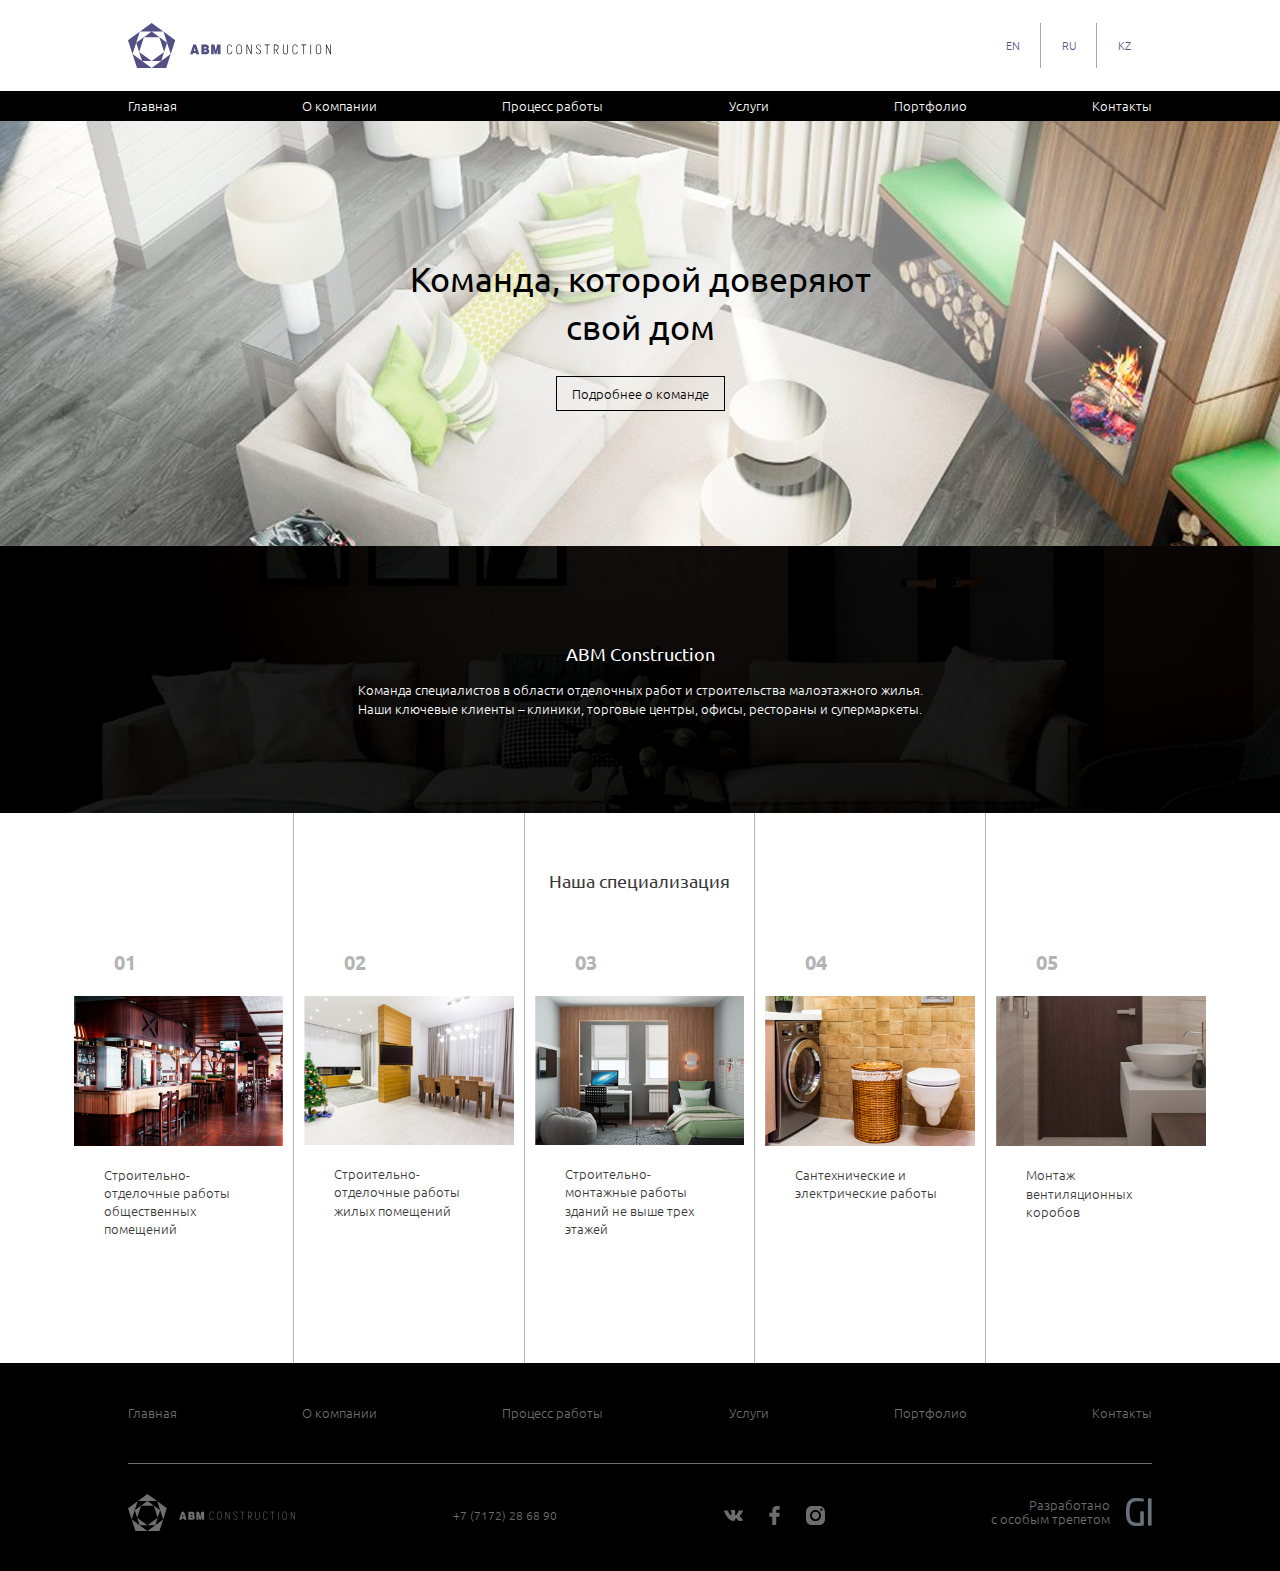
<file: index.html>
<!DOCTYPE html>
<!--[if lt IE 7 ]><html class="ie ie6" lang="en"> <![endif]-->
<!--[if IE 7 ]><html class="ie ie7" lang="en"> <![endif]-->
<!--[if IE 8 ]><html class="ie ie8" lang="en"> <![endif]-->
<!--[if (gte IE 9)|!(IE)]><!--><html lang="ru"> <!--<![endif]-->

<head>

	<meta charset="utf-8">

	<title>ABM - Главная</title>
	<meta name="description" content="">
	
	<!--<link rel="shortcut icon" href="img/favicon.ico" type="image/x-icon">-->

	<meta http-equiv="X-UA-Compatible" content="IE=edge">
		
	<meta name="viewport" content="width=device-width, initial-scale=1, maximum-scale=1">

    <link rel="stylesheet" href="css/fonts.css">
	<link rel="stylesheet" href="css/reset.css">
	<link rel="stylesheet" href="css/style.css">
	<link rel="stylesheet" href="css/animate.css">
	<link rel="stylesheet" href="css/slick.css">
	
	<link rel="stylesheet" href="css/media.css">
	
	<link rel="stylesheet" href="css/lightbox.css">
  
</head>
<body>    
  
    <!-- MODALS -->
    <div class="modal-back"></div>
    
    <div class="modal-wrapper">
        <div class="modal">
            <!--<div class="modal-close"></div>-->

            <div class="modal-title">Заполните поля ниже и мы свяжемся с Вами в ближайшее время</div>

            <form method="post" action="">
                <!-- Hidden Required Fields -->
                <input type="hidden" name="project_name" value="demeu.ginnova.kz">
                
                <input type="hidden" name="admin_email" value="tester@ginnova.kz">
                <input type="hidden" name="form_subject" value="Заявка">
                <!-- END Hidden Required Fields -->

                <div class="btns-row">
                    <input type="text" name="Имя" placeholder="Имя" required>
                    <input type="tel" id="client-tel-for-consult" name="Телефон" placeholder="Телефон" required>
                </div>
                
                <div class="btns-row">
                    <button class="call-btn">Отправить</button>
                </div>
            </form>
        </div>
        
        <div class="thx"><p>СПАСИБО! С ВАМИ СВЯЖЕТСЯ НАШ МЕНЕДЖЕР</p></div>   
        
    </div> 
    
<header class="header">
    <div class="head">
        <div class="wrap">
            <div class="head-logo">
                <a href=""><img src="./img/icons/logo-pur.svg" alt=""></a>
            </div>

            <div class="head-lang">
                <a href=""><div class="lang-box">EN</div></a>
                <a href=""><div class="lang-box lang-center">RU</div></a>
                <a href=""><div class="lang-box">KZ</div></a>
            </div>
        </div>
    </div>
    <div class="navigation">
        <div class="wrap">
            <div class="nav-mob">
                <p>РАЗВЕРНУТЬ МЕНЮ</p>
                <img src="./img/icons/ic-open.svg" alt="">
            </div>
            <div class="navigation-row">
                <a href="index.html"><div class="nav">Главная</div></a>
                <a href="company.html"><div class="nav">О компании</div></a>
                <a href="process.html"><div class="nav">Процесс работы</div></a>
                <a href="services.html"><div class="nav">Услуги</div></a>
                <a href=""><div class="nav">Портфолио</div></a>
                <a href="contacts.html"><div class="nav">Контакты</div></a>
            </div>
        </div>
    </div>
    <div class="header-main">
        <div class="wrap">
            <h1>Команда, которой доверяют <br/>свой дом</h1>
            <div class="btn-wrap"><button class="btn-black">Подробнее о команде</button></div>
        </div>
    </div>
</header>

<section class="second">
    <div class="wrap">
        <h2>ABM Construction</h2>
        <p>Команда специалистов в области отделочных работ и строительства малоэтажного жилья.<br/>
        Наши ключевые клиенты – клиники, торговые центры, офисы, рестораны и супермаркеты.</p>
    </div>
</section>

<section class="main-spec">
        <div class="main-spec-title">Наша специализация</div>

        <div class="ms-box">
            <h3>01</h3>
            <img src="./img/spec_1.jpg" alt="">
            <p>Строительно-отделочные
            работы общественных
            помещений</p>
        </div>
        <div class="ms-box">
            <h3>02</h3>
            <img src="./img/spec_2.jpg" alt="">
            <p>Строительно-отделочные
            работы жилых помещений</p>
        </div>
        <div class="ms-box">
            <h2>Наша специализация</h2>
            <h3>03</h3>
            <img src="./img/spec_3.jpg" alt="">
            <p>Строительно-монтажные
            работы зданий не выше
            трех этажей</p>
        </div>
        <div class="ms-box">
            <h3>04</h3>
            <img src="./img/spec_4.jpg" alt="">
            <p>Сантехнические
            и электрические работы</p>
        </div>
        <div class="ms-box ms-box-no">
            <h3>05</h3>
            <img src="./img/spec_5.jpg" alt="">
            <p>Монтаж
            вентиляционных
            коробов</p>
        </div>
</section>

<footer class="footer">
    <div class="wrap">
        <div class="footation">
            <div class="foot"><a href="index.html">Главная</a></div>
            <div class="foot"><a href="company.html">О компании</a></div>
            <div class="foot"><a href="process.html">Процесс работы</a></div>
            <div class="foot"><a href="services.html">Услуги</a></div>
            <div class="foot"><a href="">Портфолио</a></div>
            <div class="foot"><a href="contacts.html">Контакты</a></div>
        </div>

        <div class="under-footer">
            <div class="foot-logo">
                <a href=""><img src="./img/icons/logo-gray.svg" alt=""></a>
            </div>

            <div class="foot-tel">
                <a href="tel:+7(7172)286890">+7 (7172) 28 68 90</a>
            </div>

            <div class="foot-icons">
                <div class="foot-icon"><a href="" target="_blank"><img src="./img/icons/soc-vk.svg" alt=""></a></div>
                <div class="foot-icon"><a href="" target="_blank"><img src="./img/icons/soc-fb.svg" alt=""></a></div>
                <div class="foot-icon"><a href="" target="_blank"><img src="./img/icons/soc-inst.svg" alt=""></a></div>
            </div>

            <a href="http://www.ginnova.kz" target="_blank">
            <div class="foot-gi">
                <p>Разработано<br/> с особым трепетом</p>
                <svg class="authors-logo" version="1.1" xmlns="http://www.w3.org/2000/svg" x="0px" y="0px" width="22.83px" height="25px" viewBox="0 0 612 670">
                        <path d="M275.097-0.906c41.842,1.701,78.333,4.859,117.257,9.96c11.676,1.458,30.165,6.316,32.109,13.361c4.624,16.763,3.65,36.197,0.244,53.932c-1.46,7.773-14.108,7.044-21.65,6.802c-50.601-1.458-101.201-5.345-151.8-5.831c-89.28-0.971-141.097,37.411-155.207,124.867c-14.596,90.128-15.569,182.2,1.703,272.571c15.327,79.926,66.414,117.824,148.152,117.095c30.166-0.242,61.79-0.242,94.632-0.972c0.243-12.39-0.486-19.191-0.486-26.48c0-70.937,0-141.872,0-212.81c0-27.937,5.352-33.039,33.328-33.282c54.006-0.243,54.006-0.243,54.006,54.417c0,80.896,0,161.551,0,242.447c0,38.627,0.243,43.243-38.681,46.644c-59.356,5.102-119.445,9.475-178.56,6.073c-98.524-5.83-161.774-62.919-191.21-155.234c-10.46-33.039-15.813-68.75-16.786-103.489c-1.703-63.164-2.189-126.569,3.406-189.489C17.231,88.494,96.294,9.783,214.766,0.309C217.929-0.177,258.312-0.906,275.097-0.906z"></path>
                        <path d="M613,334.1c0,99.847,0,199.449,0,299.295c0,26.479-3.894,30.123-30.896,30.366c-56.683,0.486-56.683,0.486-56.683-56.117c0-188.273,0-376.547,0-565.064c0-34.254,3.406-37.655,36.978-37.655C613,4.925,613,4.925,613,55.698C613,148.498,613,241.299,613,334.1z"></path>
                </svg>
            </div>
            </a>

        </div>

    </div>
</footer>
    
<script src="js/jquery.min.js"></script>
<!--  
<script src="js/wow.min.js"></script>
<script>
    if ($(window).width() > 1000) {
        new WOW().init();
    }
</script>
-->
    
<script src="js/maskedinput.js"></script>
<script type="text/javascript">	
    jQuery(function($){$("#client-tel-for-consult").mask("+7(999)999-99-99");});
    jQuery(function($){$("#client-tel-for-consult-2").mask("+7(999)999-99-99");});
</script>
   
<script src="js/script.js"></script>
<!--
<script src="js/slick.min.js"></script>

<script type="text/javascript">	
    $(document).ready(function(){
        
    /* SLICK SLIDERS */
    
    $('#slick-slider-main').slick({
        centerMode: false,
        slidesToShow: 1,
        centerPadding: '0px',
        arrows: true,
        dots: false,
        autoplay: true,
        autoplaySpeed: 4000,
    });    
        
    $('#slick-slider-0').slick({
        centerMode: false,
        slidesToShow: 1,
        centerPadding: '0px',
        arrows: true,
        dots: false,
        autoplay: true,
        autoplaySpeed: 4000,
    });
    
    $('.slick-slider-1').slick({
        centerMode: false,
        slidesToShow: 3,
        centerPadding: '0px',
        arrows: true,
        dots: false,
        autoplay: true,
        autoplaySpeed: 4000,
        responsive: [
        {
          breakpoint: 1000,
          settings: {
            slidesToShow: 2,
          }
        },
        {
          breakpoint: 700,
          settings: {
            slidesToShow: 1,
          }
        }
    ]
    });
     
  
    });
</script>
-->


<script src="js/abm.js"></script>

</body>
</html>
</file>
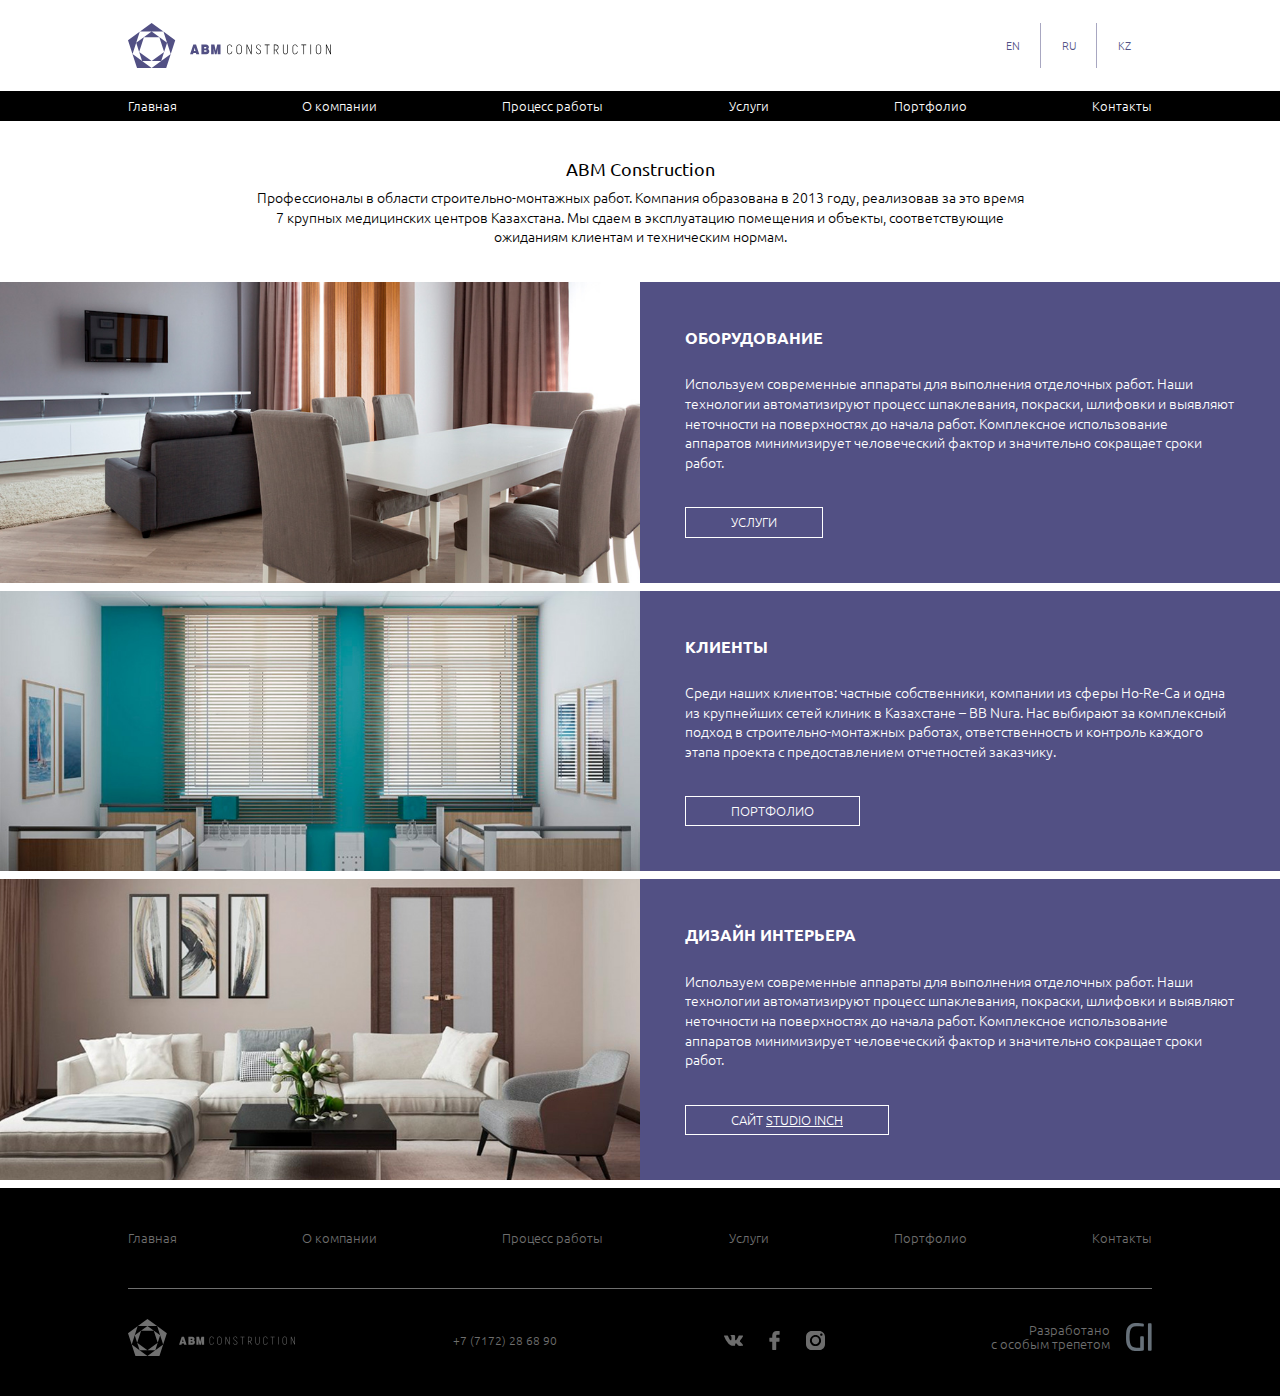
<file: company.html>
<!DOCTYPE html>
<!--[if lt IE 7 ]><html class="ie ie6" lang="en"> <![endif]-->
<!--[if IE 7 ]><html class="ie ie7" lang="en"> <![endif]-->
<!--[if IE 8 ]><html class="ie ie8" lang="en"> <![endif]-->
<!--[if (gte IE 9)|!(IE)]><!--><html lang="ru"> <!--<![endif]-->

<head>

	<meta charset="utf-8">

	<title>ABM - О компании</title>
	<meta name="description" content="">

	<!--<link rel="shortcut icon" href="img/favicon.ico" type="image/x-icon">-->

	<meta http-equiv="X-UA-Compatible" content="IE=edge">

	<meta name="viewport" content="width=device-width, initial-scale=1, maximum-scale=1">

    <link rel="stylesheet" href="css/fonts.css">
	<link rel="stylesheet" href="css/reset.css">
	<link rel="stylesheet" href="css/style.css">
	<link rel="stylesheet" href="css/animate.css">
	<link rel="stylesheet" href="css/slick.css">

	<link rel="stylesheet" href="css/media.css">

	<link rel="stylesheet" href="css/lightbox.css">

</head>
<body>

    <!-- MODALS -->
    <div class="modal-back"></div>

    <div class="modal-wrapper">
        <div class="modal">
            <!--<div class="modal-close"></div>-->

            <div class="modal-title">Заполните поля ниже и мы свяжемся с Вами в ближайшее время</div>

            <form method="post" action="">
                <!-- Hidden Required Fields -->
                <input type="hidden" name="project_name" value="demeu.ginnova.kz">

                <input type="hidden" name="admin_email" value="tester@ginnova.kz">
                <input type="hidden" name="form_subject" value="Заявка">
                <!-- END Hidden Required Fields -->

                <div class="btns-row">
                    <input type="text" name="Имя" placeholder="Имя" required>
                    <input type="tel" id="client-tel-for-consult" name="Телефон" placeholder="Телефон" required>
                </div>

                <div class="btns-row">
                    <button class="call-btn">Отправить</button>
                </div>
            </form>
        </div>

        <div class="thx"><p>СПАСИБО! С ВАМИ СВЯЖЕТСЯ НАШ МЕНЕДЖЕР</p></div>

    </div>

<header class="header">
    <div class="head">
        <div class="wrap">
            <div class="head-logo">
                <a href=""><img src="./img/icons/logo-pur.svg" alt=""></a>
            </div>

            <div class="head-lang">
                <a href=""><div class="lang-box">EN</div></a>
                <a href=""><div class="lang-box lang-center">RU</div></a>
                <a href=""><div class="lang-box">KZ</div></a>
            </div>
        </div>
    </div>
    <div class="navigation">
        <div class="wrap">
            <div class="nav-mob">
                <p>РАЗВЕРНУТЬ МЕНЮ</p>
                <img src="./img/icons/ic-open.svg" alt="">
            </div>
            <div class="navigation-row">
                <a href="index.html"><div class="nav">Главная</div></a>
                <a href="company.html"><div class="nav">О компании</div></a>
                <a href="process.html"><div class="nav">Процесс работы</div></a>
                <a href="services.html"><div class="nav">Услуги</div></a>
                <a href=""><div class="nav">Портфолио</div></a>
                <a href="contacts.html"><div class="nav">Контакты</div></a>
            </div>
        </div>
    </div>
</header>

<section class="section-company">
        <div class="sc-title">
            <h3>ABM Construction</h3>
            <p>Профессионалы в области строительно-монтажных работ. Компания образована в 2013 году, реализовав
            за это время 7 крупных медицинских центров Казахстана. Мы сдаем в эксплуатацию помещения и объекты,
            соответствующие ожиданиям клиентам и техническим нормам.</p>
        </div>

        <div class="sc-box">
            <div class="sc-img com-1"></div>
            <div class="sc-txt">
                <h3>ОБОРУДОВАНИЕ</h3>
                <p>Используем современные аппараты для выполнения отделочных работ.
                Наши технологии автоматизируют процесс шпаклевания, покраски, шлифовки
                и выявляют неточности на поверхностях до начала работ.
                Комплексное использование аппаратов минимизирует человеческий фактор
                и значительно сокращает сроки работ.</p>
                <a href="">УСЛУГИ</a>
            </div>
        </div>

        <div class="sc-box">
            <div class="sc-img com-2"></div>
            <div class="sc-txt">
                <h3>КЛИЕНТЫ</h3>
                <p>Среди наших клиентов: частные собственники, компании из сферы Ho-Re-Ca
                и одна из крупнейших сетей клиник в Казахстане – BB Nura.
                Нас выбирают за комплексный подход в строительно-монтажных работах,
                ответственность и контроль каждого этапа проекта с предоставлением
                отчетностей заказчику.</p>
                <a href="">ПОРТФОЛИО</a>
            </div>
        </div>

        <div class="sc-box">
            <div class="sc-img com-3"></div>
            <div class="sc-txt">
                <h3>ДИЗАЙН ИНТЕРЬЕРА</h3>
                <p>Используем современные аппараты для выполнения отделочных работ.
                Наши технологии автоматизируют процесс шпаклевания, покраски, шлифовки
                и выявляют неточности на поверхностях до начала работ.
                Комплексное использование аппаратов минимизирует человеческий фактор
                и значительно сокращает сроки работ.</p>
                <a href="">САЙТ <span>STUDIO INCH</span></a>
            </div>
        </div>


</section>

<footer class="footer">
    <div class="wrap">
        <div class="footation">
            <div class="foot"><a href="index.html">Главная</a></div>
            <div class="foot"><a href="company.html">О компании</a></div>
            <div class="foot"><a href="process.html">Процесс работы</a></div>
            <div class="foot"><a href="services.html">Услуги</a></div>
            <div class="foot"><a href="">Портфолио</a></div>
            <div class="foot"><a href="contacts.html">Контакты</a></div>
        </div>

        <div class="under-footer">
            <div class="foot-logo">
                <a href=""><img src="./img/icons/logo-gray.svg" alt=""></a>
            </div>

            <div class="foot-tel">
                <a href="tel:+7(7172)286890">+7 (7172) 28 68 90</a>
            </div>

            <div class="foot-icons">
                <div class="foot-icon"><a href="" target="_blank"><img src="./img/icons/soc-vk.svg" alt=""></a></div>
                <div class="foot-icon"><a href="" target="_blank"><img src="./img/icons/soc-fb.svg" alt=""></a></div>
                <div class="foot-icon"><a href="" target="_blank"><img src="./img/icons/soc-inst.svg" alt=""></a></div>
            </div>

            <a href="http://www.ginnova.kz" target="_blank">
            <div class="foot-gi">
                <p>Разработано<br/> с особым трепетом</p>
                <svg class="authors-logo" version="1.1" xmlns="http://www.w3.org/2000/svg" x="0px" y="0px" width="22.83px" height="25px" viewBox="0 0 612 670">
                        <path d="M275.097-0.906c41.842,1.701,78.333,4.859,117.257,9.96c11.676,1.458,30.165,6.316,32.109,13.361c4.624,16.763,3.65,36.197,0.244,53.932c-1.46,7.773-14.108,7.044-21.65,6.802c-50.601-1.458-101.201-5.345-151.8-5.831c-89.28-0.971-141.097,37.411-155.207,124.867c-14.596,90.128-15.569,182.2,1.703,272.571c15.327,79.926,66.414,117.824,148.152,117.095c30.166-0.242,61.79-0.242,94.632-0.972c0.243-12.39-0.486-19.191-0.486-26.48c0-70.937,0-141.872,0-212.81c0-27.937,5.352-33.039,33.328-33.282c54.006-0.243,54.006-0.243,54.006,54.417c0,80.896,0,161.551,0,242.447c0,38.627,0.243,43.243-38.681,46.644c-59.356,5.102-119.445,9.475-178.56,6.073c-98.524-5.83-161.774-62.919-191.21-155.234c-10.46-33.039-15.813-68.75-16.786-103.489c-1.703-63.164-2.189-126.569,3.406-189.489C17.231,88.494,96.294,9.783,214.766,0.309C217.929-0.177,258.312-0.906,275.097-0.906z"></path>
                        <path d="M613,334.1c0,99.847,0,199.449,0,299.295c0,26.479-3.894,30.123-30.896,30.366c-56.683,0.486-56.683,0.486-56.683-56.117c0-188.273,0-376.547,0-565.064c0-34.254,3.406-37.655,36.978-37.655C613,4.925,613,4.925,613,55.698C613,148.498,613,241.299,613,334.1z"></path>
                </svg>
            </div>
            </a>

        </div>

    </div>
</footer>

<script src="js/jquery.min.js"></script>

<script src="js/maskedinput.js"></script>
<script type="text/javascript">
    jQuery(function($){$("#client-tel-for-consult").mask("+7(999)999-99-99");});
    jQuery(function($){$("#client-tel-for-consult-2").mask("+7(999)999-99-99");});
</script>

<script src="js/script.js"></script>

<script src="js/abm.js"></script>

</body>
</html>
</file>
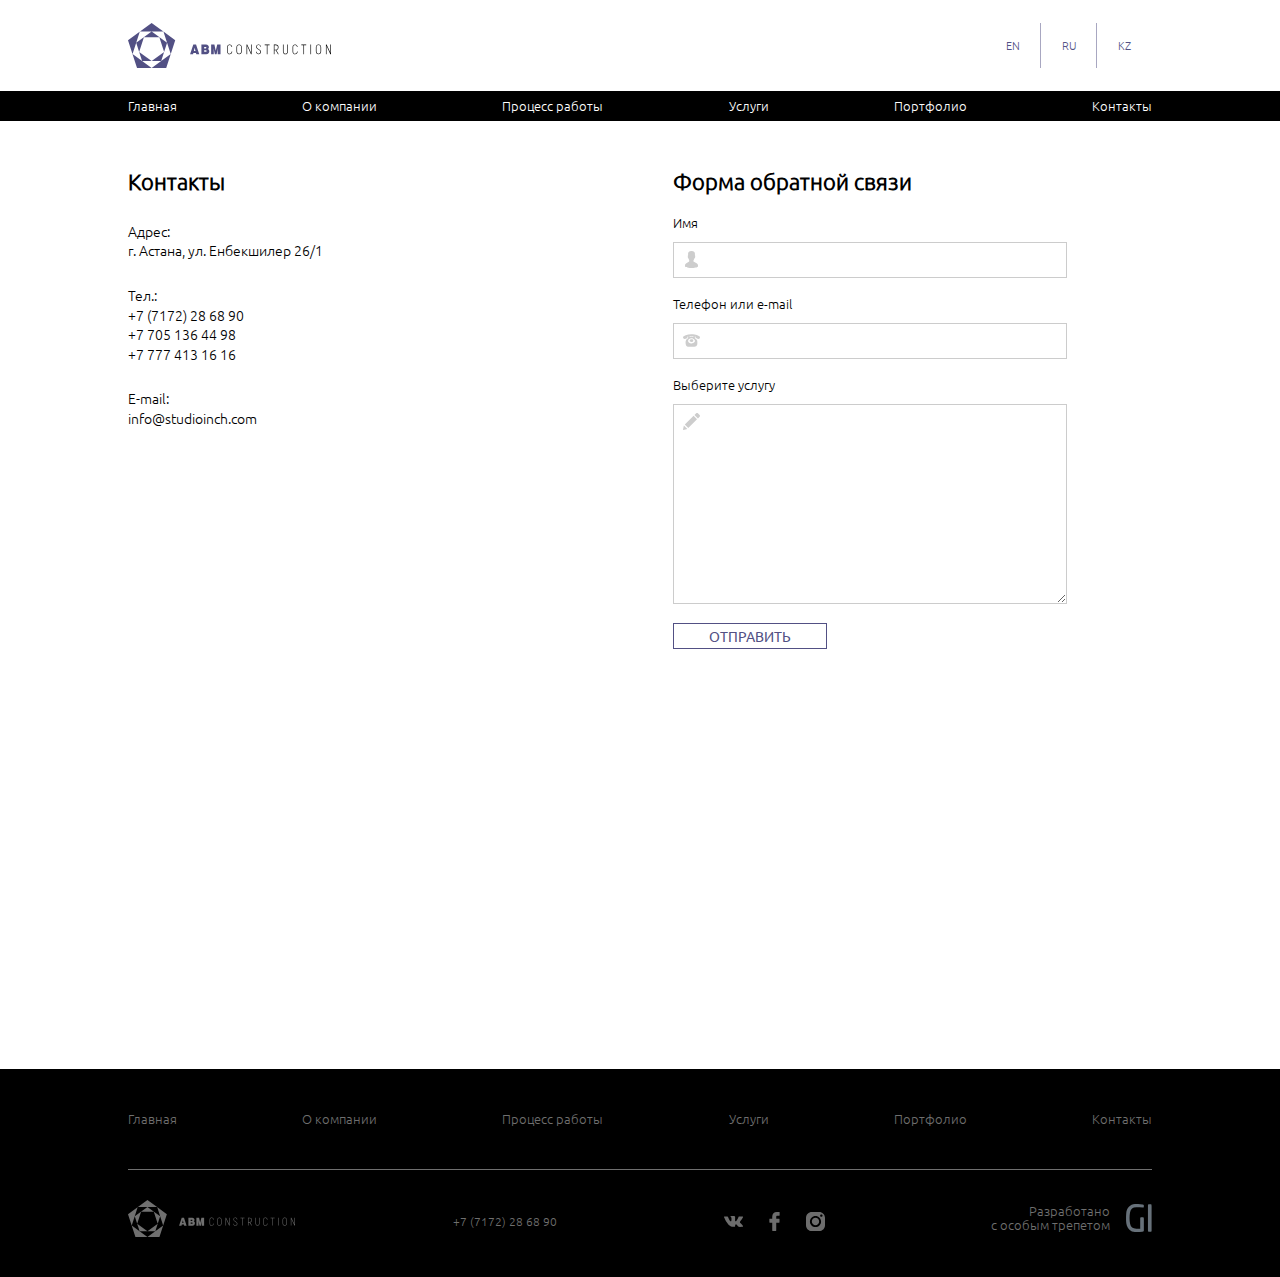
<file: contacts.html>
<!DOCTYPE html>
<!--[if lt IE 7 ]><html class="ie ie6" lang="en"> <![endif]-->
<!--[if IE 7 ]><html class="ie ie7" lang="en"> <![endif]-->
<!--[if IE 8 ]><html class="ie ie8" lang="en"> <![endif]-->
<!--[if (gte IE 9)|!(IE)]><!-->
<html lang="ru">
<!--<![endif]-->

<head>

    <meta charset="utf-8">

    <title>ABM - Услуги</title>
    <meta name="description" content="">

    <!--<link rel="shortcut icon" href="img/favicon.ico" type="image/x-icon">-->

    <meta http-equiv="X-UA-Compatible" content="IE=edge">

    <meta name="viewport" content="width=device-width, initial-scale=1, maximum-scale=1">

    <link rel="stylesheet" href="css/fonts.css">
    <link rel="stylesheet" href="css/reset.css">
    <link rel="stylesheet" href="css/style.css">
    <link rel="stylesheet" href="css/animate.css">
    <link rel="stylesheet" href="css/slick.css">

    <link rel="stylesheet" href="css/media.css">

    <link rel="stylesheet" href="css/lightbox.css">

</head>

<body>

    <!-- MODALS -->
    <div class="modal-back"></div>

    <div class="modal-wrapper">
        <div class="modal">
            <!--<div class="modal-close"></div>-->

            <div class="modal-title">Заполните поля ниже и мы свяжемся с Вами в ближайшее время</div>

            <form method="post" action="">
                <!-- Hidden Required Fields -->
                <input type="hidden" name="project_name" value="demeu.ginnova.kz">

                <input type="hidden" name="admin_email" value="tester@ginnova.kz">
                <input type="hidden" name="form_subject" value="Заявка">
                <!-- END Hidden Required Fields -->

                <div class="btns-row">
                    <input type="text" name="Имя" placeholder="Имя" required>
                    <input type="tel" id="client-tel-for-consult" name="Телефон" placeholder="Телефон" required>
                </div>

                <div class="btns-row">
                    <button class="call-btn">Отправить</button>
                </div>
            </form>
        </div>

        <div class="thx">
            <p>СПАСИБО! С ВАМИ СВЯЖЕТСЯ НАШ МЕНЕДЖЕР</p>
        </div>

    </div>

    <header class="header">
        <div class="head">
            <div class="wrap">
                <div class="head-logo">
                    <a href=""><img src="./img/icons/logo-pur.svg" alt=""></a>
                </div>

                <div class="head-lang">
                    <a href="">
                        <div class="lang-box">EN</div>
                    </a>
                    <a href="">
                        <div class="lang-box lang-center">RU</div>
                    </a>
                    <a href="">
                        <div class="lang-box">KZ</div>
                    </a>
                </div>
            </div>
        </div>
        <div class="navigation">
            <div class="wrap">
                <div class="nav-mob">
                    <p>РАЗВЕРНУТЬ МЕНЮ</p>
                    <img src="./img/icons/ic-open.svg" alt="">
                </div>
                <div class="navigation-row">
                    <a href="index.html"><div class="nav">Главная</div></a>
                    <a href="company.html"><div class="nav">О компании</div></a>
                    <a href="process.html"><div class="nav">Процесс работы</div></a>
                    <a href="services.html"><div class="nav">Услуги</div></a>
                    <a href=""><div class="nav">Портфолио</div></a>
                    <a href="contacts.html"><div class="nav">Контакты</div></a>
                </div>
            </div>
        </div>
    </header>

    <section class="section-contacts">
        <div class="wrap">

            <div class="contact-info">
                <h4>Контакты</h4>

                <p>Адрес:<br/>
                г. Астана, ул. Енбекшилер 26/1</p>

                <p>Тел.: <br/>
                +7 (7172) 28 68 90<br/>
                +7 705 136 44 98<br/>
                +7 777 413 16 16</p>

                <p>E-mail:<br/>
                info@studioinch.com</p>

            </div>

            <div class="contact-form">

                <h4>Форма обратной связи</h4>

                <form action="" method="">

                    <div class="bc-row">
                        <label for="">Имя</label>
                    </div>
                    <div class="bc-row">
                        <img src="./img/icons/ic-name.svg" alt="">
                        <input type="text">
                    </div>

                    <div class="bc-row">
                        <label for="">Телефон или e-mail</label>
                    </div>
                    <div class="bc-row">
                        <img src="./img/icons/ic-phone.svg" alt="">
                        <input type="tel">
                    </div>

                    <div class="bc-row">
                        <label for="">Выберите услугу</label>
                    </div>
                    <div class="bc-row">
                        <img src="./img/icons/ic-message.svg" alt="">
                        <textarea></textarea>
                    </div>

                    <div class="bc-row bc-btn-row">
                        <button class="bc-btn">ОТПРАВИТЬ</button>
                    </div>
                </form>
            </div>

            <div id="map" class="contact-map"></div>
        </div>
    </section>




    <footer class="footer">
        <div class="wrap">
            <div class="footation">
            <div class="foot"><a href="index.html">Главная</a></div>
            <div class="foot"><a href="company.html">О компании</a></div>
            <div class="foot"><a href="process.html">Процесс работы</a></div>
            <div class="foot"><a href="services.html">Услуги</a></div>
            <div class="foot"><a href="">Портфолио</a></div>
            <div class="foot"><a href="contacts.html">Контакты</a></div>
        </div>

            <div class="under-footer">
                <div class="foot-logo">
                    <a href=""><img src="./img/icons/logo-gray.svg" alt=""></a>
                </div>

                <div class="foot-tel">
                    <a href="tel:+7(7172)286890">+7 (7172) 28 68 90</a>
                </div>

                <div class="foot-icons">
                    <div class="foot-icon">
                        <a href="" target="_blank"><img src="./img/icons/soc-vk.svg" alt=""></a>
                    </div>
                    <div class="foot-icon">
                        <a href="" target="_blank"><img src="./img/icons/soc-fb.svg" alt=""></a>
                    </div>
                    <div class="foot-icon">
                        <a href="" target="_blank"><img src="./img/icons/soc-inst.svg" alt=""></a>
                    </div>
                </div>

                <a href="http://www.ginnova.kz" target="_blank">
                    <div class="foot-gi">
                        <p>Разработано<br/> с особым трепетом</p>
                        <svg class="authors-logo" version="1.1" xmlns="http://www.w3.org/2000/svg" x="0px" y="0px" width="22.83px" height="25px" viewBox="0 0 612 670">
                        <path d="M275.097-0.906c41.842,1.701,78.333,4.859,117.257,9.96c11.676,1.458,30.165,6.316,32.109,13.361c4.624,16.763,3.65,36.197,0.244,53.932c-1.46,7.773-14.108,7.044-21.65,6.802c-50.601-1.458-101.201-5.345-151.8-5.831c-89.28-0.971-141.097,37.411-155.207,124.867c-14.596,90.128-15.569,182.2,1.703,272.571c15.327,79.926,66.414,117.824,148.152,117.095c30.166-0.242,61.79-0.242,94.632-0.972c0.243-12.39-0.486-19.191-0.486-26.48c0-70.937,0-141.872,0-212.81c0-27.937,5.352-33.039,33.328-33.282c54.006-0.243,54.006-0.243,54.006,54.417c0,80.896,0,161.551,0,242.447c0,38.627,0.243,43.243-38.681,46.644c-59.356,5.102-119.445,9.475-178.56,6.073c-98.524-5.83-161.774-62.919-191.21-155.234c-10.46-33.039-15.813-68.75-16.786-103.489c-1.703-63.164-2.189-126.569,3.406-189.489C17.231,88.494,96.294,9.783,214.766,0.309C217.929-0.177,258.312-0.906,275.097-0.906z"></path>
                        <path d="M613,334.1c0,99.847,0,199.449,0,299.295c0,26.479-3.894,30.123-30.896,30.366c-56.683,0.486-56.683,0.486-56.683-56.117c0-188.273,0-376.547,0-565.064c0-34.254,3.406-37.655,36.978-37.655C613,4.925,613,4.925,613,55.698C613,148.498,613,241.299,613,334.1z"></path>
                </svg>
                    </div>
                </a>

            </div>

        </div>
    </footer>

    <script src="js/jquery.min.js"></script>

    <script src="js/maskedinput.js"></script>
    <script type="text/javascript">
        jQuery(function($) {
            $("#client-tel-for-consult").mask("+7(999)999-99-99");
        });
        jQuery(function($) {
            $("#client-tel-for-consult-2").mask("+7(999)999-99-99");
        });

    </script>

    <script src="js/script.js"></script>


    <script src="http://api-maps.yandex.ru/2.0/?load=package.full&lang=ru-RU" type="text/javascript"></script>
    <script type="text/javascript">
      // Как только будет загружен API и готов DOM, выполняем инициализацию
            ymaps.ready(init);

            function init () {
                // Создание экземпляра карты и его привязка к контейнеру с
                // заданным id ("map")
                var myMap = new ymaps.Map('map', {
                        // При инициализации карты, обязательно нужно указать
                        // ее центр и коэффициент масштабирования
                        center: [51.098033, 71.432453],
                        zoom: 16
                    });
                // Создание метки
                var myPlacemark = new ymaps.Placemark(
                // Координаты метки
                [51.098033, 71.432453]
                );
            // Добавление метки на карту
            myMap.geoObjects.add(myPlacemark);
            }
    </script>

    <script src="js/abm.js"></script>

</body>

</html>
</file>
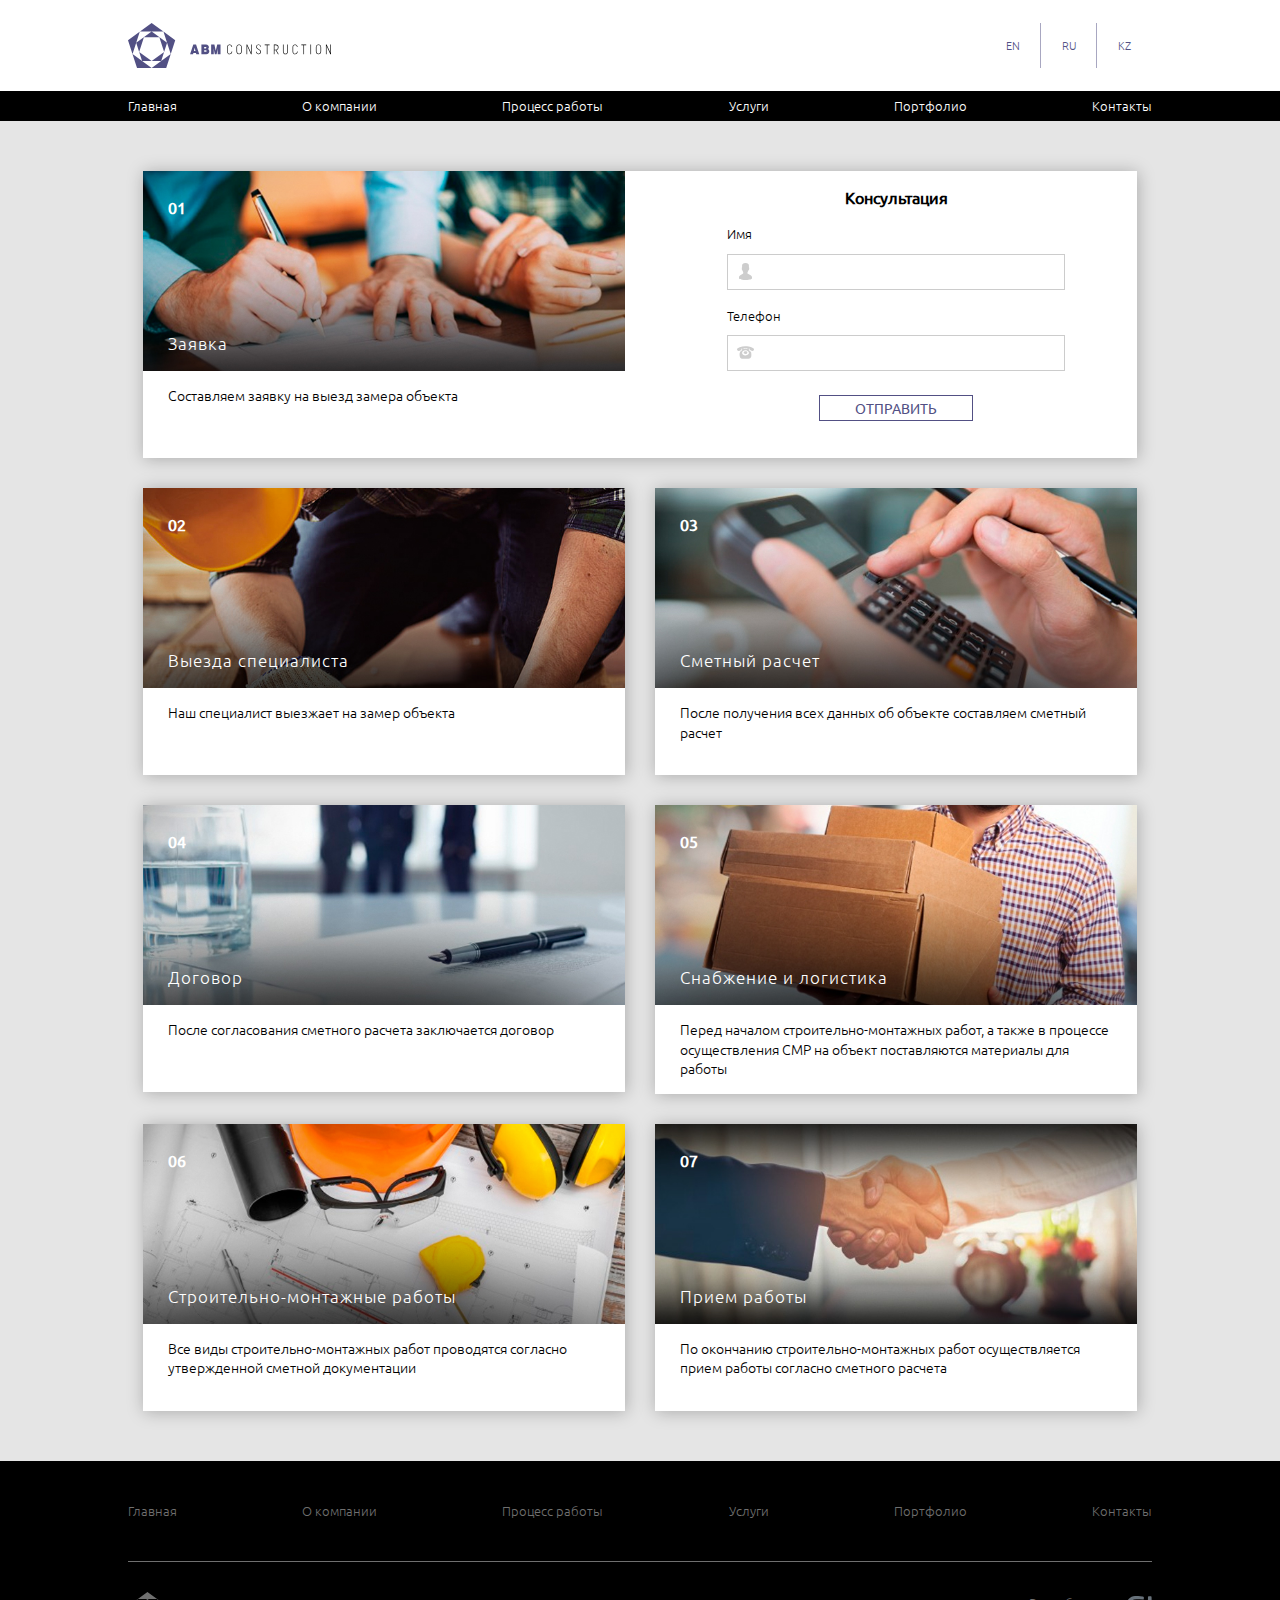
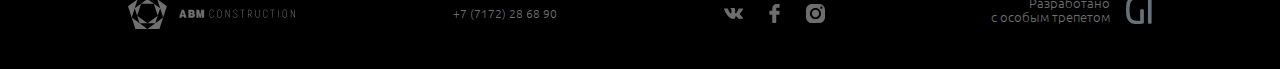
<file: process.html>
<!DOCTYPE html>
<!--[if lt IE 7 ]><html class="ie ie6" lang="en"> <![endif]-->
<!--[if IE 7 ]><html class="ie ie7" lang="en"> <![endif]-->
<!--[if IE 8 ]><html class="ie ie8" lang="en"> <![endif]-->
<!--[if (gte IE 9)|!(IE)]><!--><html lang="ru"> <!--<![endif]-->

<head>

	<meta charset="utf-8">

	<title>ABM - Процесс работы</title>
	<meta name="description" content="">

	<!--<link rel="shortcut icon" href="img/favicon.ico" type="image/x-icon">-->

	<meta http-equiv="X-UA-Compatible" content="IE=edge">

	<meta name="viewport" content="width=device-width, initial-scale=1, maximum-scale=1">

    <link rel="stylesheet" href="css/fonts.css">
	<link rel="stylesheet" href="css/reset.css">
	<link rel="stylesheet" href="css/style.css">
	<link rel="stylesheet" href="css/animate.css">
	<link rel="stylesheet" href="css/slick.css">

	<link rel="stylesheet" href="css/media.css">

	<link rel="stylesheet" href="css/lightbox.css">

</head>
<body>

    <!-- MODALS -->
    <div class="modal-back"></div>

    <div class="modal-wrapper">
        <div class="modal">
            <!--<div class="modal-close"></div>-->

            <div class="modal-title">Заполните поля ниже и мы свяжемся с Вами в ближайшее время</div>

            <form method="post" action="">
                <!-- Hidden Required Fields -->
                <input type="hidden" name="project_name" value="demeu.ginnova.kz">

                <input type="hidden" name="admin_email" value="tester@ginnova.kz">
                <input type="hidden" name="form_subject" value="Заявка">
                <!-- END Hidden Required Fields -->

                <div class="btns-row">
                    <input type="text" name="Имя" placeholder="Имя" required>
                    <input type="tel" id="client-tel-for-consult" name="Телефон" placeholder="Телефон" required>
                </div>

                <div class="btns-row">
                    <button class="call-btn">Отправить</button>
                </div>
            </form>
        </div>

        <div class="thx"><p>СПАСИБО! С ВАМИ СВЯЖЕТСЯ НАШ МЕНЕДЖЕР</p></div>

    </div>

<header class="header">
    <div class="head">
        <div class="wrap">
            <div class="head-logo">
                <a href=""><img src="./img/icons/logo-pur.svg" alt=""></a>
            </div>

            <div class="head-lang">
                <a href=""><div class="lang-box">EN</div></a>
                <a href=""><div class="lang-box lang-center">RU</div></a>
                <a href=""><div class="lang-box">KZ</div></a>
            </div>
        </div>
    </div>
    <div class="navigation">
        <div class="wrap">
            <div class="nav-mob">
                <p>РАЗВЕРНУТЬ МЕНЮ</p>
                <img src="./img/icons/ic-open.svg" alt="">
            </div>
            <div class="navigation-row">
                <a href="index.html"><div class="nav">Главная</div></a>
                <a href="company.html"><div class="nav">О компании</div></a>
                <a href="process.html"><div class="nav">Процесс работы</div></a>
                <a href="services.html"><div class="nav">Услуги</div></a>
                <a href=""><div class="nav">Портфолио</div></a>
                <a href="contacts.html"><div class="nav">Контакты</div></a>
            </div>
        </div>
    </div>
</header>

<section class="section-processes">
    <div class="wrap">

        <div class="box-process-call">
            <div class="box-process">
                <div class="bp-img bp-1">
                    <h3>01</h3>
                    <h4>Заявка</h4>
                </div>
                <div class="bp-txt">
                    <p>Составляем заявку на выезд замера объекта</p>
                </div>
            </div>
            <div class="box-consultation">
                <h3>Консультация</h3>
                <form action="" method="">
                    <div class="bc-row">
                        <label for="">Имя</label>
                    </div>
                    <div class="bc-row">
                        <img src="./img/icons/ic-name.svg" alt="">
                        <input type="text">
                    </div>

                    <div class="bc-row">
                        <label for="">Телефон</label>
                    </div>
                    <div class="bc-row">
                        <img src="./img/icons/ic-phone.svg" alt="">
                        <input type="tel" id="client-tel-for-consult-2">
                    </div>

                    <div class="bc-row">
                        <button class="bc-btn">ОТПРАВИТЬ</button>
                    </div>
                </form>
            </div>

        </div>

        <div class="box-process">
            <div class="bp-img bp-2">
                <h3>02</h3>
                <h4>Выезда специалиста</h4>
            </div>
            <div class="bp-txt">
                <p>Наш специалист выезжает на замер объекта</p>
            </div>
        </div>

        <div class="box-process">
            <div class="bp-img bp-3">
                <h3>03</h3>
                <h4>Сметный расчет</h4>
            </div>
            <div class="bp-txt">
                <p>После получения всех данных об объекте составляем сметный расчет</p>
            </div>
        </div>

        <div class="box-process">
            <div class="bp-img bp-4">
                <h3>04</h3>
                <h4>Договор</h4>
            </div>
            <div class="bp-txt">
                <p>После согласования сметного расчета заключается договор</p>
            </div>
        </div>

        <div class="box-process">
            <div class="bp-img bp-5">
                <h3>05</h3>
                <h4>Снабжение и логистика</h4>
            </div>
            <div class="bp-txt">
                <p>Перед началом строительно-монтажных работ, а также в процессе осуществления СМР
                на объект поставляются материалы для работы</p>
            </div>
        </div>

        <div class="box-process">
            <div class="bp-img bp-6">
                <h3>06</h3>
                <h4>Строительно-монтажные работы</h4>
            </div>
            <div class="bp-txt">
                <p>Все виды строительно-монтажных работ проводятся согласно утвержденной
                сметной документации</p>
            </div>
        </div>

        <div class="box-process">
            <div class="bp-img bp-7">
                <h3>07</h3>
                <h4>Прием работы</h4>
            </div>
            <div class="bp-txt">
                <p>По окончанию строительно-монтажных работ осуществляется прием работы согласно
                сметного расчета</p>
            </div>
        </div>

    </div>
</section>

<footer class="footer">
    <div class="wrap">
        <div class="footation">
            <div class="foot"><a href="index.html">Главная</a></div>
            <div class="foot"><a href="company.html">О компании</a></div>
            <div class="foot"><a href="process.html">Процесс работы</a></div>
            <div class="foot"><a href="services.html">Услуги</a></div>
            <div class="foot"><a href="">Портфолио</a></div>
            <div class="foot"><a href="contacts.html">Контакты</a></div>
        </div>

        <div class="under-footer">
            <div class="foot-logo">
                <a href=""><img src="./img/icons/logo-gray.svg" alt=""></a>
            </div>

            <div class="foot-tel">
                <a href="tel:+7(7172)286890">+7 (7172) 28 68 90</a>
            </div>

            <div class="foot-icons">
                <div class="foot-icon"><a href="" target="_blank"><img src="./img/icons/soc-vk.svg" alt=""></a></div>
                <div class="foot-icon"><a href="" target="_blank"><img src="./img/icons/soc-fb.svg" alt=""></a></div>
                <div class="foot-icon"><a href="" target="_blank"><img src="./img/icons/soc-inst.svg" alt=""></a></div>
            </div>

            <a href="http://www.ginnova.kz" target="_blank">
            <div class="foot-gi">
                <p>Разработано<br/> с особым трепетом</p>
                <svg class="authors-logo" version="1.1" xmlns="http://www.w3.org/2000/svg" x="0px" y="0px" width="22.83px" height="25px" viewBox="0 0 612 670">
                        <path d="M275.097-0.906c41.842,1.701,78.333,4.859,117.257,9.96c11.676,1.458,30.165,6.316,32.109,13.361c4.624,16.763,3.65,36.197,0.244,53.932c-1.46,7.773-14.108,7.044-21.65,6.802c-50.601-1.458-101.201-5.345-151.8-5.831c-89.28-0.971-141.097,37.411-155.207,124.867c-14.596,90.128-15.569,182.2,1.703,272.571c15.327,79.926,66.414,117.824,148.152,117.095c30.166-0.242,61.79-0.242,94.632-0.972c0.243-12.39-0.486-19.191-0.486-26.48c0-70.937,0-141.872,0-212.81c0-27.937,5.352-33.039,33.328-33.282c54.006-0.243,54.006-0.243,54.006,54.417c0,80.896,0,161.551,0,242.447c0,38.627,0.243,43.243-38.681,46.644c-59.356,5.102-119.445,9.475-178.56,6.073c-98.524-5.83-161.774-62.919-191.21-155.234c-10.46-33.039-15.813-68.75-16.786-103.489c-1.703-63.164-2.189-126.569,3.406-189.489C17.231,88.494,96.294,9.783,214.766,0.309C217.929-0.177,258.312-0.906,275.097-0.906z"></path>
                        <path d="M613,334.1c0,99.847,0,199.449,0,299.295c0,26.479-3.894,30.123-30.896,30.366c-56.683,0.486-56.683,0.486-56.683-56.117c0-188.273,0-376.547,0-565.064c0-34.254,3.406-37.655,36.978-37.655C613,4.925,613,4.925,613,55.698C613,148.498,613,241.299,613,334.1z"></path>
                </svg>
            </div>
            </a>

        </div>

    </div>
</footer>

<script src="js/jquery.min.js"></script>

<script src="js/maskedinput.js"></script>
<script type="text/javascript">
    jQuery(function($){$("#client-tel-for-consult").mask("+7(999)999-99-99");});
    jQuery(function($){$("#client-tel-for-consult-2").mask("+7(999)999-99-99");});
</script>

<script src="js/script.js"></script>

<script src="js/abm.js"></script>

</body>
</html>
</file>
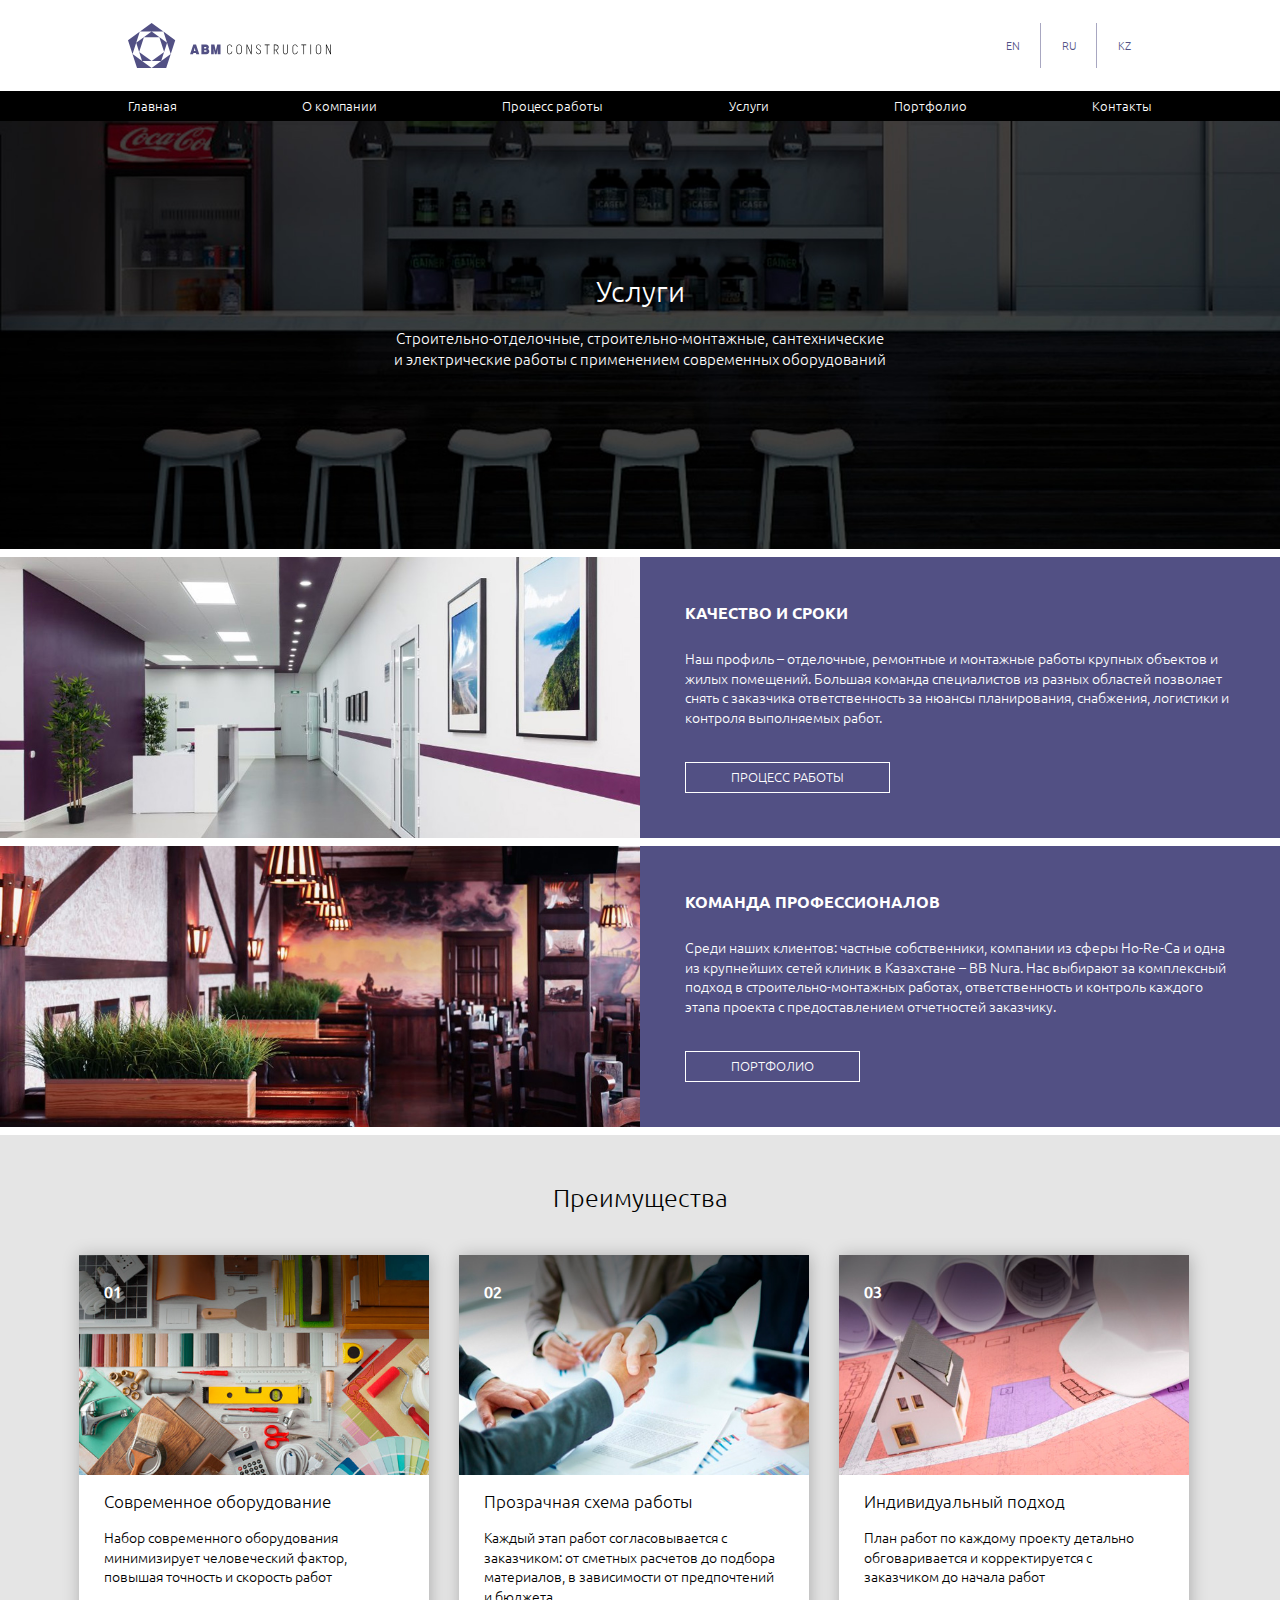
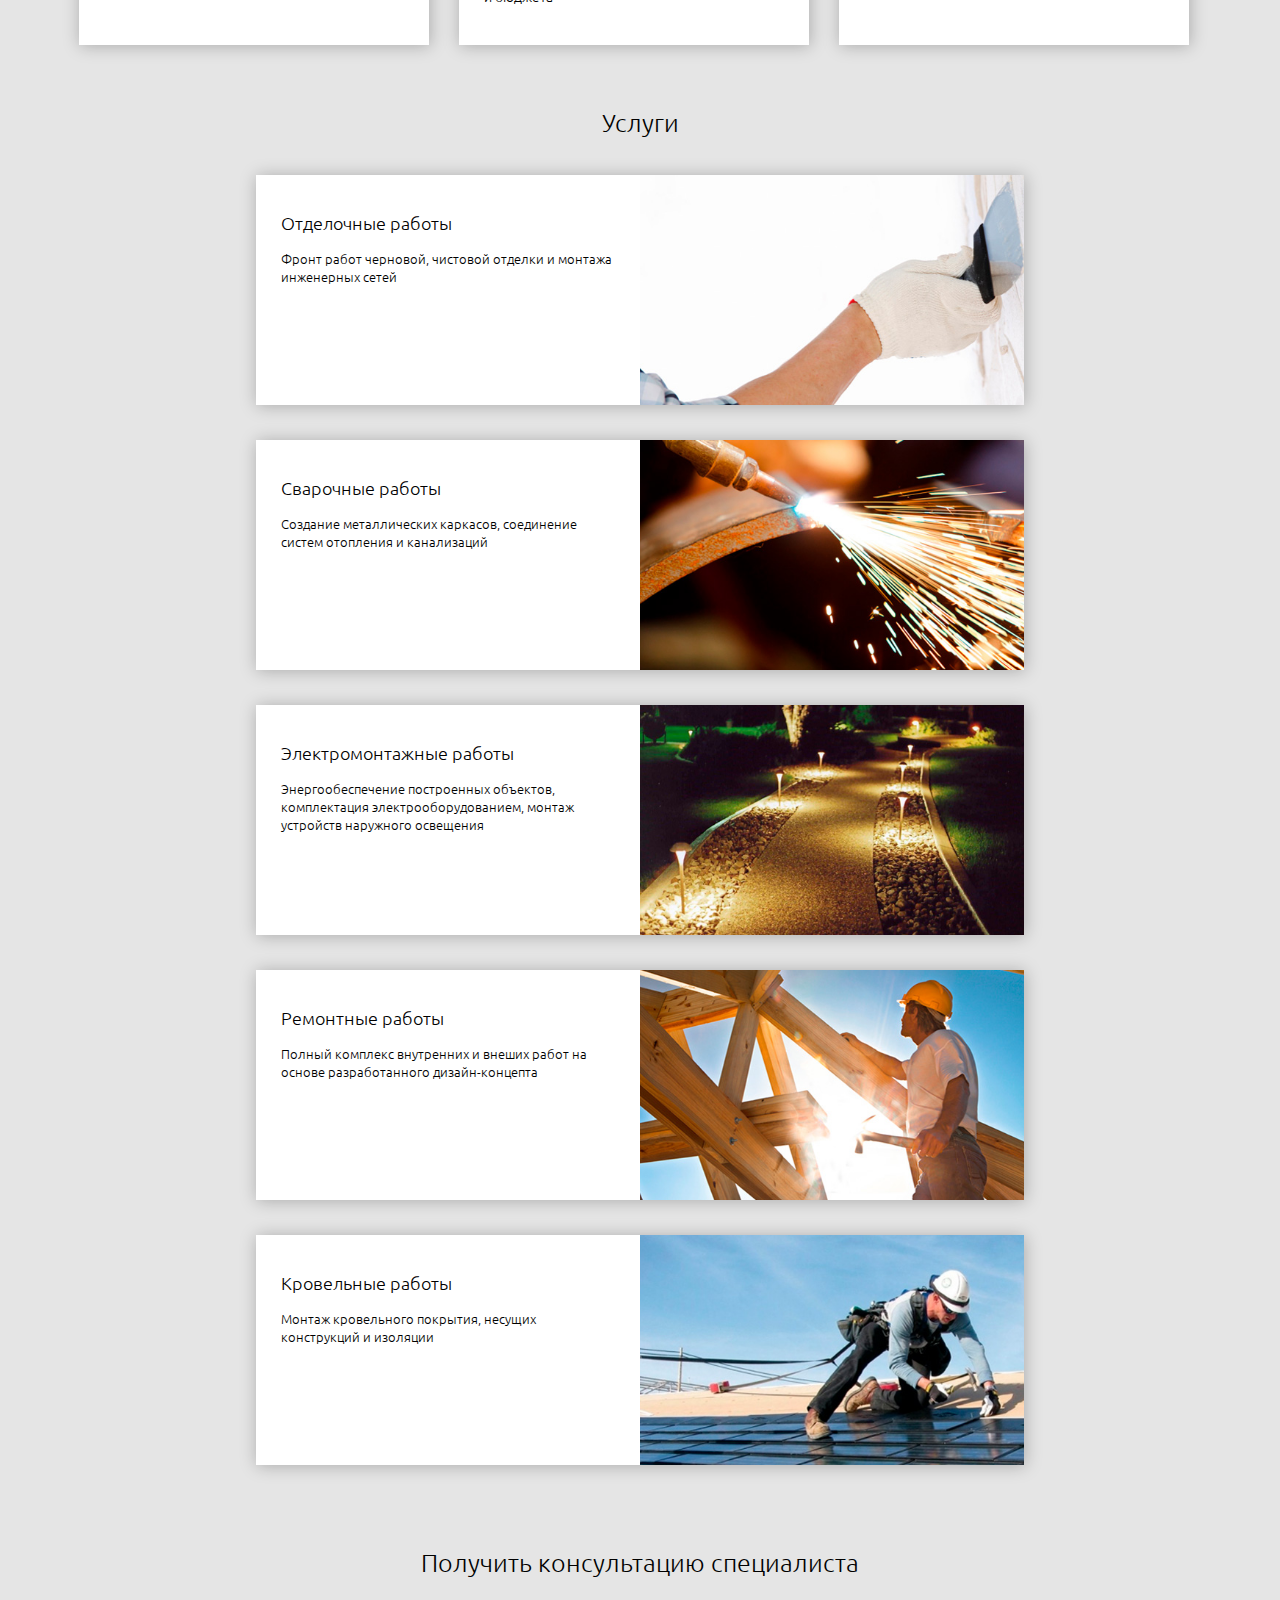
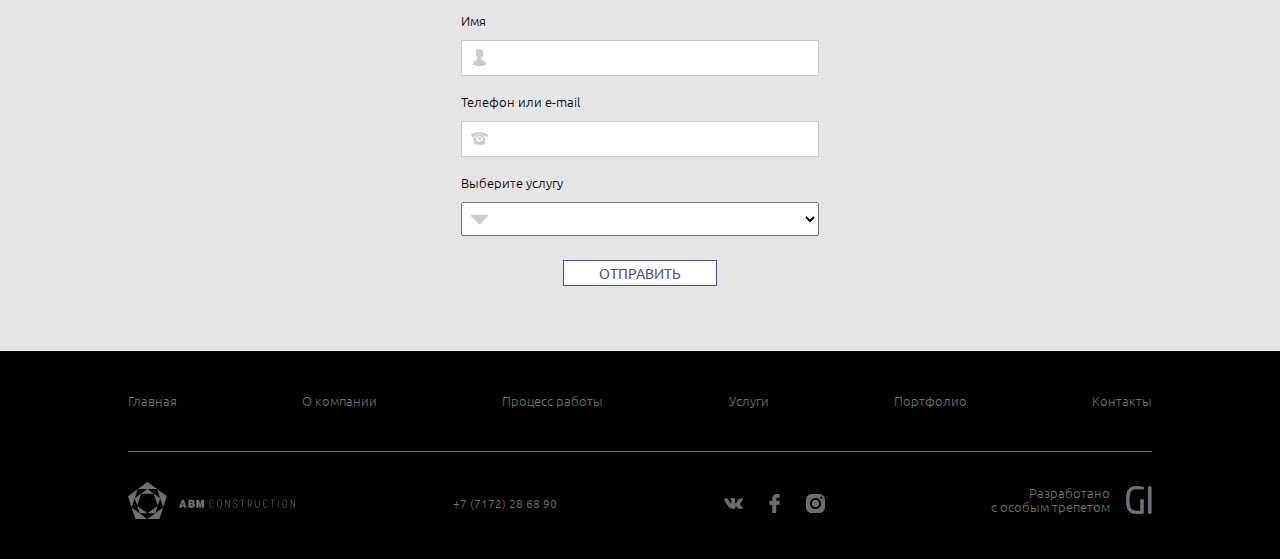
<file: services.html>
<!DOCTYPE html>
<!--[if lt IE 7 ]><html class="ie ie6" lang="en"> <![endif]-->
<!--[if IE 7 ]><html class="ie ie7" lang="en"> <![endif]-->
<!--[if IE 8 ]><html class="ie ie8" lang="en"> <![endif]-->
<!--[if (gte IE 9)|!(IE)]><!--><html lang="ru"> <!--<![endif]-->

<head>

	<meta charset="utf-8">

	<title>ABM - Услуги</title>
	<meta name="description" content="">

	<!--<link rel="shortcut icon" href="img/favicon.ico" type="image/x-icon">-->

	<meta http-equiv="X-UA-Compatible" content="IE=edge">

	<meta name="viewport" content="width=device-width, initial-scale=1, maximum-scale=1">

    <link rel="stylesheet" href="css/fonts.css">
	<link rel="stylesheet" href="css/reset.css">
	<link rel="stylesheet" href="css/style.css">
	<link rel="stylesheet" href="css/animate.css">
	<link rel="stylesheet" href="css/slick.css">

	<link rel="stylesheet" href="css/media.css">

	<link rel="stylesheet" href="css/lightbox.css">

</head>
<body>

    <!-- MODALS -->
    <div class="modal-back"></div>

    <div class="modal-wrapper">
        <div class="modal">
            <!--<div class="modal-close"></div>-->

            <div class="modal-title">Заполните поля ниже и мы свяжемся с Вами в ближайшее время</div>

            <form method="post" action="">
                <!-- Hidden Required Fields -->
                <input type="hidden" name="project_name" value="demeu.ginnova.kz">

                <input type="hidden" name="admin_email" value="tester@ginnova.kz">
                <input type="hidden" name="form_subject" value="Заявка">
                <!-- END Hidden Required Fields -->

                <div class="btns-row">
                    <input type="text" name="Имя" placeholder="Имя" required>
                    <input type="tel" id="client-tel-for-consult" name="Телефон" placeholder="Телефон" required>
                </div>

                <div class="btns-row">
                    <button class="call-btn">Отправить</button>
                </div>
            </form>
        </div>

        <div class="thx"><p>СПАСИБО! С ВАМИ СВЯЖЕТСЯ НАШ МЕНЕДЖЕР</p></div>

    </div>

<header class="header">
    <div class="head">
        <div class="wrap">
            <div class="head-logo">
                <a href=""><img src="./img/icons/logo-pur.svg" alt=""></a>
            </div>

            <div class="head-lang">
                <a href=""><div class="lang-box">EN</div></a>
                <a href=""><div class="lang-box lang-center">RU</div></a>
                <a href=""><div class="lang-box">KZ</div></a>
            </div>
        </div>
    </div>
    <div class="navigation">
        <div class="wrap">
            <div class="nav-mob">
                <p>РАЗВЕРНУТЬ МЕНЮ</p>
                <img src="./img/icons/ic-open.svg" alt="">
            </div>
            <div class="navigation-row">
                <a href="index.html"><div class="nav">Главная</div></a>
                <a href="company.html"><div class="nav">О компании</div></a>
                <a href="process.html"><div class="nav">Процесс работы</div></a>
                <a href="services.html"><div class="nav">Услуги</div></a>
                <a href=""><div class="nav">Портфолио</div></a>
                <a href="contacts.html"><div class="nav">Контакты</div></a>
            </div>
        </div>
    </div>
</header>

<section class="header-service">
    <h1>Услуги</h1>
    <h2>Строительно-отделочные, строительно-монтажные, сантехнические<br/>
    и электрические работы с применением современных оборудований</h2>
</section>

<section class="section-company">
    <div class="sc-box">
            <div class="sc-img service-1"></div>
            <div class="sc-txt">
                <h3>КАЧЕСТВО И СРОКИ</h3>
                <p>Наш профиль – отделочные, ремонтные и монтажные работы крупных объектов
                и жилых помещений. Большая команда специалистов из разных областей позволяет
                снять с заказчика ответственность за нюансы планирования, снабжения, логистики
                и контроля выполняемых работ.</p>
                <a href="">ПРОЦЕСС РАБОТЫ</a>
            </div>
        </div>

        <div class="sc-box">
            <div class="sc-img service-2"></div>
            <div class="sc-txt">
                <h3>КОМАНДА ПРОФЕССИОНАЛОВ</h3>
                <p>Среди наших клиентов: частные собственники, компании из сферы Ho-Re-Ca
                и одна из крупнейших сетей клиник в Казахстане – BB Nura.
                Нас выбирают за комплексный подход в строительно-монтажных работах,
                ответственность и контроль каждого этапа проекта с предоставлением отчетностей
                заказчику.</p>
                <a href="">ПОРТФОЛИО</a>
            </div>
        </div>
</section>

<section class="section-services">
    <div class="service-advantages">
        <h2>Преимущества</h2>

        <div class="sa-boxes">
                <div class="sa-box">
                    <div class="sa-img sa-1">
                        <h3>01</h3>
                    </div>
                    <div class="sa-txt">
                        <h3>Современное оборудование</h3>
                        <p>Набор современного оборудования минимизирует
                        человеческий фактор, повышая точность и скорость работ</p>
                    </div>
                </div>

                <div class="sa-box">
                    <div class="sa-img sa-2">
                        <h3>02</h3>
                    </div>
                    <div class="sa-txt">
                        <h3>Прозрачная схема работы</h3>
                        <p>Каждый этап работ согласовывается с заказчиком:
                        от сметных расчетов до подбора материалов,
                        в зависимости от предпочтений и бюджета</p>
                    </div>
                </div>

                <div class="sa-box">
                    <div class="sa-img sa-3">
                        <h3>03</h3>
                    </div>
                    <div class="sa-txt">
                        <h3>Индивидуальный подход</h3>
                        <p>План работ по каждому проекту детально обговаривается
                        и корректируется с заказчиком до начала работ</p>
                    </div>
                </div>

        </div>

        <h2>Услуги</h2>

        <div class="sa-services">

            <div class="sa-service">
                <div class="sas-txt">
                    <h3>Отделочные работы</h3>
                    <p>Фронт работ черновой, чистовой отделки
                    и монтажа инженерных сетей</p>
                </div>
                <div class="sas-img sas-1"></div>
            </div>

            <div class="sa-service">
                <div class="sas-txt">
                    <h3>Сварочные работы</h3>
                    <p>Создание металлических каркасов, соединение систем
                    отопления и канализаций</p>
                </div>
                <div class="sas-img sas-2"></div>
            </div>

            <div class="sa-service">
                <div class="sas-txt">
                    <h3>Электромонтажные работы</h3>
                    <p>Энергообеспечение построенных объектов, комплектация
                    электрооборудованием, монтаж устройств наружного
                    освещения</p>
                </div>
                <div class="sas-img sas-3"></div>
            </div>


            <div class="sa-service">
                <div class="sas-txt">
                    <h3>Ремонтные работы</h3>
                    <p>Полный комплекс внутренних и внеших работ на основе
                    разработанного дизайн-концепта</p>
                </div>
                <div class="sas-img sas-4"></div>
            </div>


            <div class="sa-service">
                <div class="sas-txt">
                    <h3>Кровельные работы</h3>
                    <p>Монтаж кровельного покрытия, несущих конструкций
                    и изоляции</p>
                </div>
                <div class="sas-img sas-5"></div>
            </div>

        </div>

        <h2>Получить консультацию специалиста</h2>

            <div class="service-form">
                <form action="" method="">
                    <div class="bc-row">
                        <label for="">Имя</label>
                    </div>
                    <div class="bc-row">
                        <img src="./img/icons/ic-name.svg" alt="">
                        <input type="text">
                    </div>

                    <div class="bc-row">
                        <label for="">Телефон или e-mail</label>
                    </div>
                    <div class="bc-row">
                        <img src="./img/icons/ic-phone.svg" alt="">
                        <input type="tel">
                    </div>

                    <div class="bc-row">
                        <label for="">Выберите услугу</label>
                    </div>
                    <div class="bc-row">
                        <img src="./img/icons/ic-down.svg" alt="">
                        <select>
                            <option></option>
                            <option>Отделочные работы</option>
                            <option>Сварочные работы</option>
                            <option>Электромонтажные работы</option>
                            <option>Ремонтные работы</option>
                            <option>Кровельные работы</option>
                        </select>
                    </div>

                    <div class="bc-row">
                        <button class="bc-btn">ОТПРАВИТЬ</button>
                    </div>
                </form>
            </div>

    </div>
</section>

<footer class="footer">
    <div class="wrap">
        <div class="footation">
            <div class="foot"><a href="index.html">Главная</a></div>
            <div class="foot"><a href="company.html">О компании</a></div>
            <div class="foot"><a href="process.html">Процесс работы</a></div>
            <div class="foot"><a href="services.html">Услуги</a></div>
            <div class="foot"><a href="">Портфолио</a></div>
            <div class="foot"><a href="contacts.html">Контакты</a></div>
        </div>

        <div class="under-footer">
            <div class="foot-logo">
                <a href=""><img src="./img/icons/logo-gray.svg" alt=""></a>
            </div>

            <div class="foot-tel">
                <a href="tel:+7(7172)286890">+7 (7172) 28 68 90</a>
            </div>

            <div class="foot-icons">
                <div class="foot-icon"><a href="" target="_blank"><img src="./img/icons/soc-vk.svg" alt=""></a></div>
                <div class="foot-icon"><a href="" target="_blank"><img src="./img/icons/soc-fb.svg" alt=""></a></div>
                <div class="foot-icon"><a href="" target="_blank"><img src="./img/icons/soc-inst.svg" alt=""></a></div>
            </div>

            <a href="http://www.ginnova.kz" target="_blank">
            <div class="foot-gi">
                <p>Разработано<br/> с особым трепетом</p>
                <svg class="authors-logo" version="1.1" xmlns="http://www.w3.org/2000/svg" x="0px" y="0px" width="22.83px" height="25px" viewBox="0 0 612 670">
                        <path d="M275.097-0.906c41.842,1.701,78.333,4.859,117.257,9.96c11.676,1.458,30.165,6.316,32.109,13.361c4.624,16.763,3.65,36.197,0.244,53.932c-1.46,7.773-14.108,7.044-21.65,6.802c-50.601-1.458-101.201-5.345-151.8-5.831c-89.28-0.971-141.097,37.411-155.207,124.867c-14.596,90.128-15.569,182.2,1.703,272.571c15.327,79.926,66.414,117.824,148.152,117.095c30.166-0.242,61.79-0.242,94.632-0.972c0.243-12.39-0.486-19.191-0.486-26.48c0-70.937,0-141.872,0-212.81c0-27.937,5.352-33.039,33.328-33.282c54.006-0.243,54.006-0.243,54.006,54.417c0,80.896,0,161.551,0,242.447c0,38.627,0.243,43.243-38.681,46.644c-59.356,5.102-119.445,9.475-178.56,6.073c-98.524-5.83-161.774-62.919-191.21-155.234c-10.46-33.039-15.813-68.75-16.786-103.489c-1.703-63.164-2.189-126.569,3.406-189.489C17.231,88.494,96.294,9.783,214.766,0.309C217.929-0.177,258.312-0.906,275.097-0.906z"></path>
                        <path d="M613,334.1c0,99.847,0,199.449,0,299.295c0,26.479-3.894,30.123-30.896,30.366c-56.683,0.486-56.683,0.486-56.683-56.117c0-188.273,0-376.547,0-565.064c0-34.254,3.406-37.655,36.978-37.655C613,4.925,613,4.925,613,55.698C613,148.498,613,241.299,613,334.1z"></path>
                </svg>
            </div>
            </a>

        </div>

    </div>
</footer>

<script src="js/jquery.min.js"></script>

<script src="js/maskedinput.js"></script>
<script type="text/javascript">
    jQuery(function($){$("#client-tel-for-consult").mask("+7(999)999-99-99");});
    jQuery(function($){$("#client-tel-for-consult-2").mask("+7(999)999-99-99");});
</script>

<script src="js/script.js"></script>

<script src="js/abm.js"></script>

</body>
</html>
</file>
<file: css/fonts.css>
@font-face {
    font-family: "Ubuntu-B";
    src: url("../fonts/Ubuntu-B.ttf") format("truetype");
    font-style: normal;
    font-weight: normal;
}
@font-face {
    font-family: "Ubuntu-L";
    src: url("../fonts/Ubuntu-L.ttf") format("truetype");
    font-style: normal;
    font-weight: normal;
}
@font-face {
    font-family: "Ubuntu-R";
    src: url("../fonts/Ubuntu-R.ttf") format("truetype");
    font-style: normal;
    font-weight: normal;
}
</file>
<file: css/style.css>
/* CONSTANTS */
button,
input {
  font-family: "Ubuntu-L";
}
h1,
h2,
h3,
h4,
h5,
h6 {
  font-family: "Ubuntu-R";
}
.modal-back {
  position: fixed;
  top: 0;
  left: 0;
  width: 100%;
  height: 9000px;
  background: rgba(0, 0, 0, 0.5);
  z-index: 11;
  display: none;
}
.modal-wrapper {
  position: fixed;
  height: 0;
  top: 0;
  left: 0;
  width: 100%;
  z-index: 12;
}
.modal-close {
  position: absolute;
  height: 40px;
  width: 40px;
  background: url(../img/modal-close.png) center center no-repeat;
  background-size: cover;
  top: 25px;
  right: 25px;
  cursor: pointer;
}
.modal .modal-close,
.modal-calc .modal-close {
  top: 10px;
  right: 10px;
  height: 30px;
  width: 30px;
}
.opacity-one {
  opacity: 1;
}
.modal {
  display: block;
  margin: 150px auto;
  height: auto;
  min-height: 200px;
  max-width: 700px;
  width: 90%;
  background: #fff;
  color: #3b3b3b;
  text-align: center;
  z-index: 4;
  padding-top: 20px;
  padding-bottom: 2px;
  display: none;
  position: relative;
}
.btns-row {
  float: left;
  width: 100%;
  margin-top: 25px;
}
.modal input {
  display: inline-block;
  width: 140px;
  padding: 10px 25px;
  margin-right: 20px;
  margin-left: 20px;
  height: 12px;
  outline: none;
  border: none;
  border: 1px solid #5d4063;
  background: rgba(0, 0, 0, 0);
  -webkit-transition: .2s linear;
  transition: .2s linear;
  font-size: 12px;
  font-family: "Ubuntu-R";
}
.btn-wrap {
  float: left;
  width: 100%;
  text-align: center;
}
.btn-black {
  width: auto;
  outline: none;
  box-sizing: border-box;
  padding: 7px 15px;
  border: 1px solid #000;
  color: #000;
  background: rgba(0, 0, 0, 0);
  -webkit-transition: .3s linear;
  transition: .3s linear;
}
.btn-black:hover {
  color: #fff;
  background: #000;
}
.send-btn {
  display: inline-block;
}
.modal-title {
  float: left;
  width: 100%;
  text-align: center;
  margin-top: 20px;
  font-size: 16px;
  font-family: "Ubuntu-L";
}
.thx {
  display: block;
  margin: 150px auto;
  height: auto;
  width: 270px;
  background: #fff;
  box-sizing: border-box;
  -webkit-border-radius: 15px;
  -moz-border-radius: 15px;
  border-radius: 15px;
  outline: none;
  border: none;
  border: 1px solid #5d4063;
  font-size: 13px;
  padding: 40px 25px;
  text-align: center;
  z-index: 13;
  display: none;
}
.thx p {
  font-size: 13px;
}
.wrap {
  float: left;
  width: 70%;
  margin-left: 15%;
  margin-right: 15%;
  height: auto;
}
.header {
  float: left;
  width: 100%;
}
.head {
  float: left;
  width: 100%;
  padding: 23px 0;
  background: #fff;
  position: relative;
  z-index: 3;
}
.head-logo {
  float: left;
  height: 45px;
  width: auto;
}
.head-logo img {
  float: left;
  height: 100%;
  width: auto;
}
.head-lang {
  float: right;
  height: 45px;
  width: auto;
}
.lang-box {
  float: left;
  width: 55px;
  height: 45px;
  line-height: 45px;
  font-size: 11px;
  text-align: center;
  color: #525084;
  -webkit-transition: .2s linear;
  transition: .2s linear;
}
.lang-box:hover {
  background: rgba(82, 80, 132, 0.2);
}
.lang-center {
  border-left: 1px solid rgba(82, 80, 132, 0.5);
  border-right: 1px solid rgba(82, 80, 132, 0.5);
}
.navigation {
  float: left;
  width: 100%;
  background: #000;
  position: relative;
}
.navigation-row {
  float: left;
  width: 100%;
  display: flex;
  justify-content: space-between;
  z-index: 1;
}
.nav {
  display: block;
  color: #fff;
  height: 30px;
  line-height: 30px;
  font-size: 13px;
}
.nav:hover {
  text-decoration: underline;
}
.nav-mob {
  display: none;
  float: left;
  padding: 12px 10%;
  height: 16px;
  width: 80%;
  background: #000;
  border-bottom: 1px solid rgba(255, 255, 255, 0.5);
  cursor: pointer;
  position: relative;
  z-index: 3;
}
.nav-mob p {
  float: left;
  width: auto;
  height: 16px;
  line-height: 16px;
  font-size: 14px;
  color: #fff;
}
.nav-mob img {
  float: right;
  width: auto;
  height: 16px;
  -webkit-transition: .3s linear;
  transition: .3s linear;
}
.nav-active img {
  -moz-transform: rotate(180deg);
  -ms-transform: rotate(180deg);
  -webkit-transform: rotate(180deg);
  -o-transform: rotate(180deg);
  transform: rotate(180deg);
}
.header-main {
  float: left;
  width: 100%;
  padding-top: 135px;
  padding-bottom: 135px;
  box-sizing: border-box;
  background: url(../img/header.jpg) center center no-repeat;
  background-size: cover;
}
.header-main h1 {
  float: left;
  width: 100%;
  font-weight: normal;
  font-size: 34px;
  color: #000;
  text-align: center;
}
.header-main .btn-wrap {
  margin-top: 25px;
}
.second {
  float: left;
  width: 100%;
  padding-top: 95px;
  padding-bottom: 95px;
  box-sizing: border-box;
  background: url(../img/second.jpg) center center no-repeat;
  background-size: cover;
}
.second h2 {
  float: left;
  width: 100%;
  color: #fff;
  font-weight: normal;
  font-size: 18px;
  text-align: center;
}
.second p {
  float: left;
  width: 100%;
  color: #fff;
  margin-top: 15px;
  font-size: 13px;
  text-align: center;
}
.main-spec {
  float: left;
  width: 80%;
  margin-left: 10%;
  margin-right: 10%;
}
.main-spec-title {
  display: none;
  float: left;
  width: 100%;
  margin-top: 35px;
  font-size: 18px;
  color: #383838;
  text-align: center;
}
.ms-box {
  float: left;
  width: 20%;
  height: 550px;
  box-sizing: border-box;
  padding: 0 10px;
  border-right: 1px solid #b4b4b4;
  position: relative;
}
.ms-box h2 {
  position: absolute;
  top: 55px;
  left: 0;
  width: 100%;
  font-size: 18px;
  color: #383838;
  text-align: center;
  font-weight: normal;
}
.ms-box h3 {
  float: left;
  width: 100%;
  margin-top: 135px;
  box-sizing: border-box;
  padding-left: 40px;
  font-size: 20px;
  font-family: "Ubuntu-B";
  font-weight: normal;
  color: #b4b4b4;
}
.ms-box img {
  float: left;
  width: 100%;
  margin-top: 20px;
}
.ms-box p {
  float: left;
  width: 100%;
  margin-top: 20px;
  box-sizing: border-box;
  padding: 0 30px;
  font-size: 13px;
  color: #383838;
}
.ms-box-no {
  border-right: none;
}
.footer {
  float: left;
  width: 100%;
  background: #000;
}
.footation {
  float: left;
  width: 100%;
  box-sizing: border-box;
  border-bottom: 1px solid #6f6f6f;
  padding-top: 35px;
  padding-bottom: 35px;
  display: flex;
  justify-content: space-between;
}
.foot {
  display: block;
  color: #6f6f6f;
  height: 30px;
  line-height: 30px;
  font-size: 13px;
}
.foot a {
  color: #6f6f6f;
  -webkit-transition: .3s linear;
  transition: .3s linear;
}
.foot a:hover {
  color: #fff;
}
.under-footer {
  float: left;
  width: 100%;
  box-sizing: border-box;
  padding-top: 30px;
  padding-bottom: 40px;
  display: flex;
  justify-content: space-between;
}
.foot-logo {
  display: block;
  height: 37px;
  width: auto;
}
.foot-logo img {
  display: block;
  height: 100%;
  width: auto;
}
.foot-tel {
  display: block;
  height: 37px;
  box-sizing: border-box;
  width: auto;
  padding-top: 13px;
  font-size: 12px;
  color: #6f6f6f;
}
.foot-tel a {
  color: #6f6f6f;
}
.foot-icons {
  display: block;
  height: 37px;
  width: auto;
}
.foot-icon {
  display: inline-block;
  height: 100%;
  width: auto;
  box-sizing: border-box;
  padding: 12px 9px 0;
}
.foot-icon img {
  display: block;
  height: 19px;
  width: auto;
}
.foot-gi {
  display: block;
  height: 37px;
  width: auto;
  box-sizing: border-box;
  padding-top: 4px;
}
.foot-gi p {
  display: inline-block;
  font-size: 13px;
  color: #6f6f6f;
  line-height: 14px;
  text-align: right;
  -webkit-transition: .3s linear;
  transition: .3s linear;
  vertical-align: bottom;
}
.foot-gi svg {
  display: inline-block;
  margin-left: 12px;
  height: 28px;
  width: auto;
  vertical-align: bottom;
}
.foot-gi path {
  fill: #67717a;
  -webkit-transition: .3s linear;
  transition: .3s linear;
}
.foot-gi:hover path {
  fill: #2281c1;
}
.foot-gi:hover p {
  color: #fff;
}
.section-processes {
  float: left;
  width: 100%;
  padding: 35px 0;
  background: rgba(0, 0, 0, 0.1);
}
.box-process {
  float: left;
  width: calc(50% - 30px);
  margin: 15px;
  box-shadow: 0.5px 0.9px 16px 0 rgba(0, 0, 1, 0.26);
  background: #fff;
}
.bp-img {
  float: left;
  width: 100%;
  height: 200px;
  position: relative;
}
.bp-img h3 {
  position: absolute;
  top: 25px;
  left: 25px;
  color: #fff;
  font-size: 16px;
  font-weight: bold;
}
.bp-img h4 {
  position: absolute;
  bottom: 15px;
  left: 25px;
  color: #fff;
  font-size: 17px;
  font-family: "Ubuntu-L";
  letter-spacing: 1px;
  font-weight: normal;
}
.bp-txt {
  float: left;
  width: 100%;
  box-sizing: border-box;
  min-height: 87px;
  padding: 15px 25px;
}
.bp-txt p {
  float: left;
  width: 100%;
  font-size: 14px;
}
.bp-1 {
  background: url(../img/process-1.jpg) center center no-repeat;
  background-size: cover;
}
.bp-2 {
  background: url(../img/process-2.jpg) center center no-repeat;
  background-size: cover;
}
.bp-3 {
  background: url(../img/process-3.jpg) center center no-repeat;
  background-size: cover;
}
.bp-4 {
  background: url(../img/process-4.jpg) center center no-repeat;
  background-size: cover;
}
.bp-5 {
  background: url(../img/process-5.jpg) center center no-repeat;
  background-size: cover;
}
.bp-6 {
  background: url(../img/process-6.jpg) center center no-repeat;
  background-size: cover;
}
.bp-7 {
  background: url(../img/process-7.jpg) center center no-repeat;
  background-size: cover;
}
.box-process-call {
  float: left;
  width: calc(100% - 30px);
  margin: 15px;
  background: #fff;
  box-shadow: 0.5px 0.9px 16px 0 rgba(0, 0, 1, 0.26);
}
.box-process-call .box-process {
  width: calc(50% - 15px);
  margin: 0 15px 0 0;
  box-shadow: none;
}
.box-consultation {
  float: left;
  width: calc(50% - 15px);
  margin: 0 0 0 15px;
}
.box-consultation h3 {
  float: left;
  width: 100%;
  margin-top: 15px;
  text-align: center;
}
.bc-row {
  float: left;
  margin-top: 5px;
  width: 100%;
  position: relative;
}
.bc-row label {
  float: left;
  width: 70%;
  margin: 12px 15% 0;
  font-size: 13px;
  font-family: "Ubuntu-L";
}
.bc-row input {
  float: left;
  outline: none;
  border: none;
  border: 1px solid rgba(0, 0, 0, 0.2);
  width: 70%;
  margin: 5px 15% 0;
  font-size: 14px;
  box-sizing: border-box;
  padding: 7px 7px 7px 30px;
  font-family: "Ubuntu-L";
}
.bc-row input:focus {
  border: 1px solid #525084;
}
.bc-row textarea {
  float: left;
  outline: none;
  border: none;
  border: 1px solid rgba(0, 0, 0, 0.2);
  width: 70%;
  max-width: 70%;
  margin: 5px 15% 0;
  font-size: 14px;
  box-sizing: border-box;
  padding: 7px 7px 7px 30px;
  font-family: "Ubuntu-L";
  height: 200px;
  max-height: 200px;
}
.bc-row textarea:focus {
  border: 1px solid #525084;
}
.bc-row select {
  float: left;
  width: 70%;
  outline: none;
  margin: 5px 15% 0;
  font-size: 14px;
  padding: 7px 7px 7px 30px;
}
.bc-row img {
  position: absolute;
  top: 14px;
  left: calc(15% + 10px);
  height: 17px;
  width: auto;
}
.bc-row .bc-btn {
  display: block;
  margin: 19px auto 0;
  width: auto;
  outline: none;
  box-sizing: border-box;
  padding: 3px 35px;
  border: 1px solid #525084;
  color: #525084;
  font-size: 14px;
  font-family: "Ubuntu-R";
  background: #fff;
  -webkit-transition: .3s linear;
  transition: .3s linear;
}
.bc-row .bc-btn:hover {
  color: #fff;
  background: #525084;
}
.sc-title {
  float: left;
  width: 100%;
  background: #fff;
  padding: 35px 0;
}
.sc-title h3 {
  float: left;
  width: 100%;
  text-align: center;
  font-family: "Ubuntu-R";
  font-weight: normal;
  font-size: 18px;
}
.sc-title p {
  float: left;
  width: 60%;
  margin: 7px 20% 0;
  text-align: center;
  font-size: 14px;
}
.sc-box {
  float: left;
  width: 100%;
  margin-bottom: 8px;
  display: flex;
}
.sc-img {
  float: left;
  width: 50%;
}
.com-1 {
  background: url(../img/com-1.jpg) center center no-repeat;
  background-size: cover;
}
.com-2 {
  background: url(../img/com-2.jpg) center center no-repeat;
  background-size: cover;
}
.com-3 {
  background: url(../img/com-3.jpg) center center no-repeat;
  background-size: cover;
}
.sc-txt {
  float: left;
  width: 50%;
  padding: 45px;
  box-sizing: border-box;
  background: #525084;
}
.sc-txt h3 {
  float: left;
  width: 100%;
  font-size: 16px;
  font-family: "Ubuntu-B";
  color: #fff;
}
.sc-txt p {
  float: left;
  width: 100%;
  margin-top: 25px;
  color: #fff;
  font-size: 14px;
}
.sc-txt a {
  float: left;
  width: auto;
  margin-top: 35px;
  border: 1px solid #fff;
  padding: 5px 45px;
  font-size: 13px;
  color: #fff;
  -webkit-transition: .3s linear;
  transition: .3s linear;
}
.sc-txt a:hover {
  background: #fff;
  color: #525084;
}
.sc-txt span {
  text-decoration: underline;
}
.header-service {
  float: left;
  width: 100%;
  background: url(../img/header-services.jpg) center center no-repeat;
  background-size: cover;
  padding: 150px 0 180px;
  margin-bottom: 8px;
}
.header-service h1 {
  float: left;
  width: 100%;
  text-align: center;
  color: #fff;
  font-size: 29px;
  font-family: "Ubuntu-L";
  font-weight: normal;
}
.header-service h2 {
  float: left;
  width: 100%;
  text-align: center;
  margin: 15px 0 0;
  color: #fff;
  font-size: 15px;
  font-family: "Ubuntu-L";
  font-weight: normal;
}
.service-1 {
  background: url(../img/service-1.jpg) center center no-repeat;
  background-size: cover;
}
.service-2 {
  background: url(../img/service-2.jpg) center center no-repeat;
  background-size: cover;
}
.section-services {
  float: left;
  width: 100%;
  background: rgba(0, 0, 0, 0.1);
}
.service-advantages {
  float: left;
  width: 100%;
}
.service-advantages h2 {
  float: left;
  width: 100%;
  margin-top: 45px;
  font-family: "Ubuntu-L";
  font-weight: normal;
  font-size: 25px;
  text-align: center;
}
.sa-boxes {
  float: left;
  width: 90%;
  margin: 25px 5% 0;
}
.sa-box {
  float: left;
  width: calc(33% - 30px);
  margin: 15px;
  box-shadow: 0.5px 0.9px 16px 0 rgba(0, 0, 1, 0.26);
  background: #fff;
}
.sa-img {
  float: left;
  width: 100%;
  height: 220px;
  position: relative;
}
.sa-img h3 {
  position: absolute;
  top: 25px;
  left: 25px;
  color: #fff;
  font-size: 16px;
  font-weight: bold;
}
.sa-txt {
  float: left;
  width: 100%;
  box-sizing: border-box;
  min-height: 170px;
  padding: 15px 25px;
}
.sa-txt h3 {
  float: left;
  width: 100%;
  font-size: 17px;
  text-align: left;
  font-family: "Ubuntu-L";
  font-weight: normal;
}
.sa-txt p {
  float: left;
  margin: 15px 0 0;
  width: 100%;
  font-size: 14px;
}
.sa-1 {
  background: url(../img/serv-1.jpg) center center no-repeat;
  background-size: cover;
}
.sa-2 {
  background: url(../img/serv-2.jpg) center center no-repeat;
  background-size: cover;
}
.sa-3 {
  background: url(../img/serv-3.jpg) center center no-repeat;
  background-size: cover;
}
.sa-services {
  float: left;
  width: 60%;
  margin: 35px 20% 0;
}
.sa-service {
  float: left;
  width: 100%;
  margin-bottom: 35px;
  box-shadow: 0.5px 0.9px 16px 0 rgba(0, 0, 1, 0.26);
  background: #fff;
  display: flex;
}
.sas-txt {
  width: 50%;
  padding: 35px 25px;
  min-height: 230px;
  box-sizing: border-box;
}
.sas-txt h3 {
  float: left;
  width: 100%;
  font-size: 18px;
  font-family: "Ubuntu-L";
  font-weight: normal;
}
.sas-txt p {
  float: left;
  width: 100%;
  margin-top: 15px;
  font-size: 13px;
}
.sas-img {
  width: 50%;
}
.sas-1 {
  background: url(../img/usluga-1.jpg) center center no-repeat;
  background-size: cover;
}
.sas-2 {
  background: url(../img/usluga-2.jpg) center center no-repeat;
  background-size: cover;
}
.sas-3 {
  background: url(../img/usluga-3.jpg) center center no-repeat;
  background-size: cover;
}
.sas-4 {
  background: url(../img/usluga-4.jpg) center center no-repeat;
  background-size: cover;
}
.sas-5 {
  background: url(../img/usluga-5.jpg) center center no-repeat;
  background-size: cover;
}
.section-contacts {
  float: left;
  width: 100%;
  margin: 0;
}
.service-form {
  float: left;
  width: 40%;
  margin: 15px 30% 65px;
}
.contact-info {
  float: left;
  width: 45%;
}
.contact-info h4 {
  float: left;
  width: 100%;
  margin-top: 45px;
  font-size: 22px;
  font-family: "Ubuntu-L";
  font-weight: bold;
}
.contact-info p {
  float: left;
  width: 100%;
  margin-top: 25px;
  font-size: 14px;
}
.contact-form {
  float: left;
  width: 55%;
}
.contact-form h4 {
  float: left;
  width: 70%;
  margin: 45px 15% 0;
  font-size: 22px;
  font-family: "Ubuntu-L";
  font-weight: bold;
}
.bc-btn-row {
  float: left;
  width: 70%;
  margin: 0 15%;
}
.bc-btn-row .bc-btn {
  float: left;
  margin: 19px 0 0;
}
.contact-map {
  float: left;
  width: 100%;
  height: 350px;
  margin: 35px 0;
}
</file>
<file: css/media.css>
/* mobile HEIGHT fixes */
@media only screen and (max-height : 900px) {
   
}
    
@media only screen and (max-height : 720px) {
    
}

/* mobile WIDTH fixes */
@media only screen and (max-width : 1500px) {
    
    .wrap{float: left; width: 80%; margin-left: 10%; margin-right: 10%; height: auto;}
    .main-spec{float: left; width: 90%; margin-left: 5%; margin-right: 5%; height: auto;}

}
@media only screen and (max-width : 1100px) {
    .main-spec-title{ display: block; }
    .ms-box{ width: 33.33%; height: 350px; border: none; }
    .ms-box h3{ margin-top: 15px; padding: 0; }
    .ms-box h2{ display: none; }
    .ms-box p{ padding: 0; }
    .ms-box img{ margin-top: 5px; }
}

@media only screen and (max-width : 1000px) {
    .box-process{ width: 100%; margin: 15px 0; }
    .box-process-call{ width: 100%; margin: 15px 0; }
    .box-process-call .box-process{ width: 100%; margin: 0; }
    .box-consultation{ width: 100%; margin: 5px 0 35px; }
    .bp-txt{ height: auto; min-height: 40px; }

    .sa-box{ width: 70%; margin: 15px 15%; }
}

@media only screen and (max-width : 900px) {
    .sa-services{ width: 90%; margin: 35px 5% 0; }
}

@media only screen and (max-width : 800px) {
    .sc-title p{ width: 90%; margin: 7px 5% 0; }
    .sc-box{ display: block; }
    .sc-img{ height: 220px; width: 100%; }
    .sc-txt{ width: 100%; padding: 25px; }

    .header-main h1{ font-size: 20px; }

    .head-logo{ height: 38px; }
    .head-lang{ height: 38px; }
    .lang-box{ height: 38px; line-height: 38px; width: 30px; font-size: 11px; }

    .ms-box{ height: 300px; }
    
    .navigation .wrap{ width: 100%; margin: 0; }
    .nav-mob{ display: block; }
    .navigation-row{ display: block; width: 100%; position: absolute; top: -441px; left: 0; background: #000; -webkit-transition: 1s cubic-bezier(.23,.85,.06,.97); transition: 1s cubic-bezier(.23,.85,.06,.97); }
    .navigation-row.nav-active{ top: 41px; }
    .nav{ float: left; width: 80%; padding: 6px 10%; border-bottom: 1px solid rgba(255,255,255,0.5); }

    .footation{ display: block; padding: 22px 0;}
    .foot{ float: left; width: 100%; text-align: center; }
    .foot-logo{ display: none; }
    .under-footer{ display: block; padding: 0 0 20px; }
    .foot-tel{ float: left; width: 100%; text-align: center; margin: 10px 0; }
    .foot-icons{ float: left; width: auto; }
    .foot-gi{ float: right; width: auto; }

    .service-form{ float: left; width: 80%; margin: 15px 10% 65px; }

    .contact-info{ width: 70%; margin: 0 15%; }
    .contact-info h4{ text-align: center; }

    .contact-form{ width: 100%; }
    .contact-form h4{ text-align: center; }

    .bc-btn-row .bc-btn{ float: none; margin: 19px auto 0;}
}

@media only screen and (max-width : 600px) {
    .ms-box{ width: 50%; }
    .ms-box h3{ margin-top: 35px; }

    .wrap{ width: 90%; margin: 0 5%; }
    .nav-mob{ width: 90%; padding: 12px 5%; }
    .nav{ width: 90%; padding: 6px 5%;}
    
    .sa-box{ width: 100%; margin: 25px 0; }

    .sa-service{ display: block; height: auto; }
    .sas-txt{ float: left; width: 100%; min-height: auto; height: auto; }
    .sas-img{ float: left; width: 100%; height: 200px; }
}

@media only screen and (max-width : 450px) {
    .foot-icon{ padding: 12px 2px 0;}
    .foot-gi p{ font-size: 11px; }
    .foot-gi svg{ margin-left: 2px; }
}
</file>
